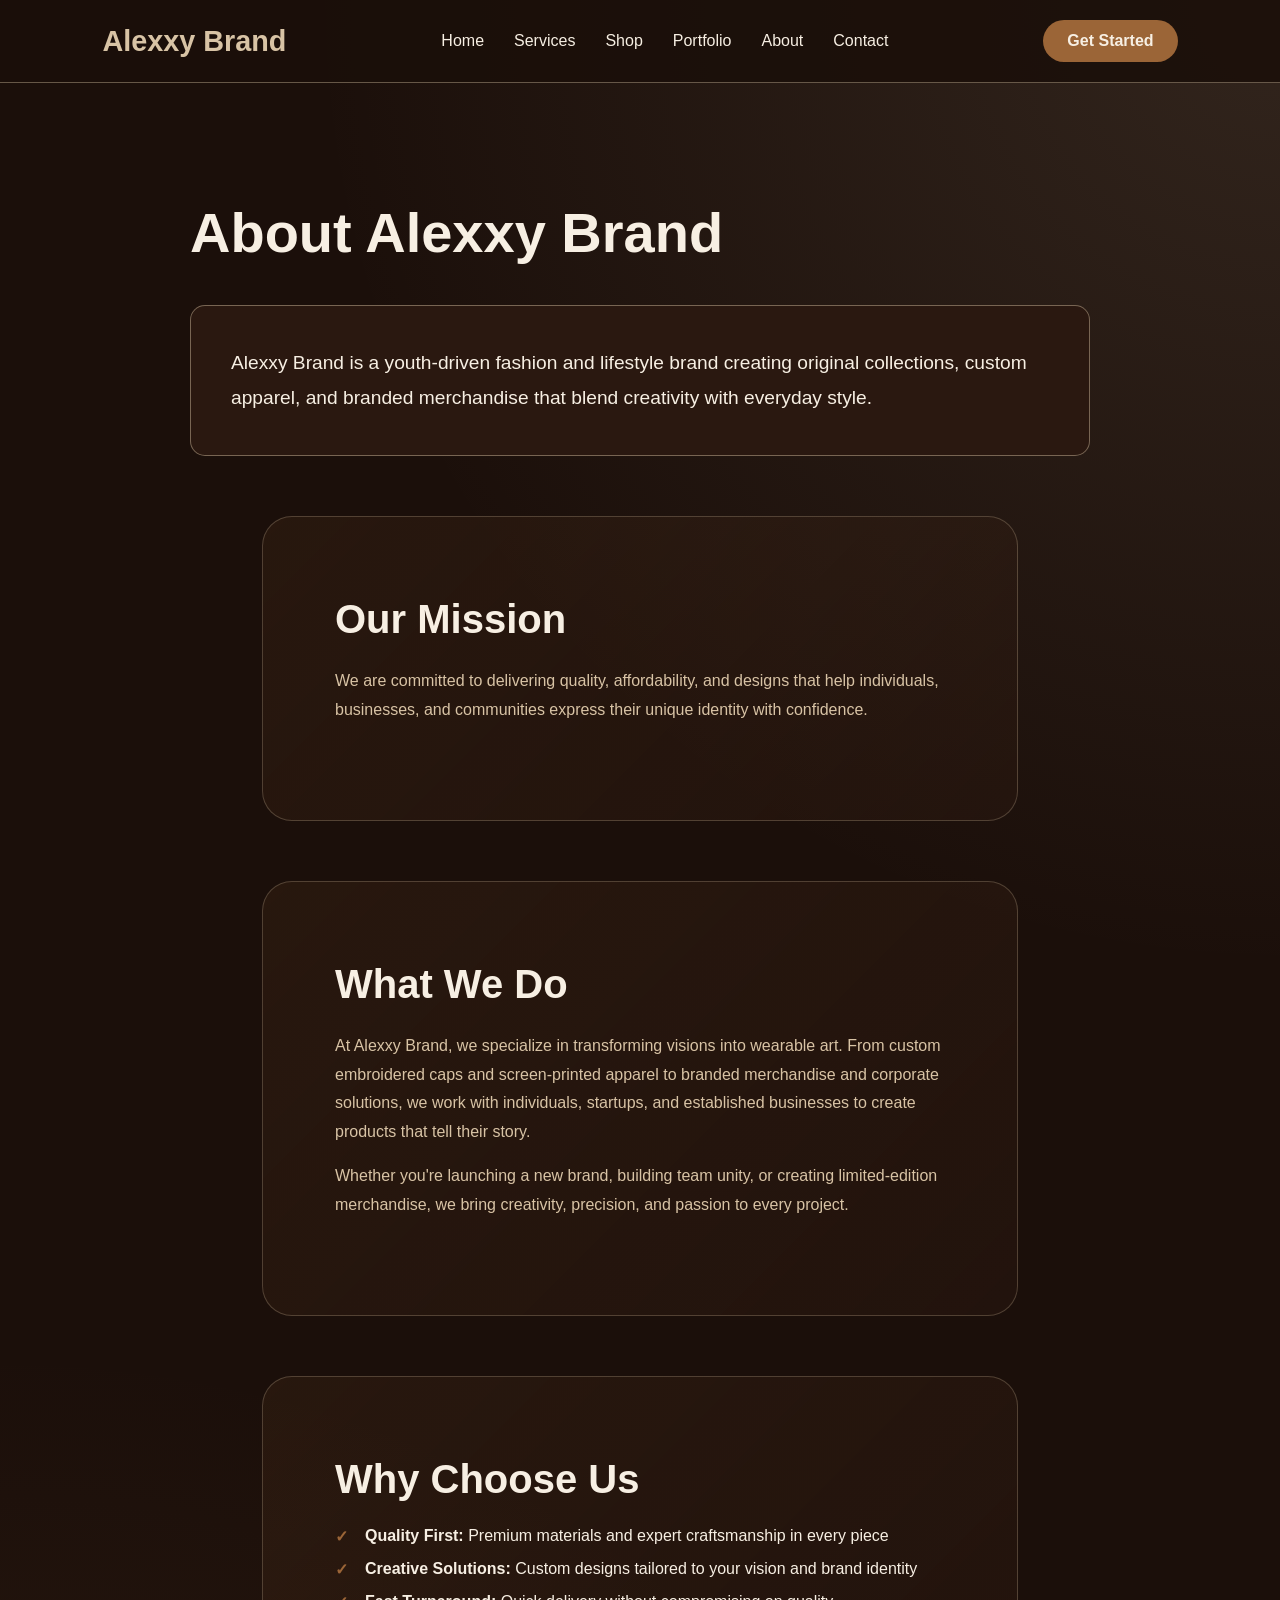
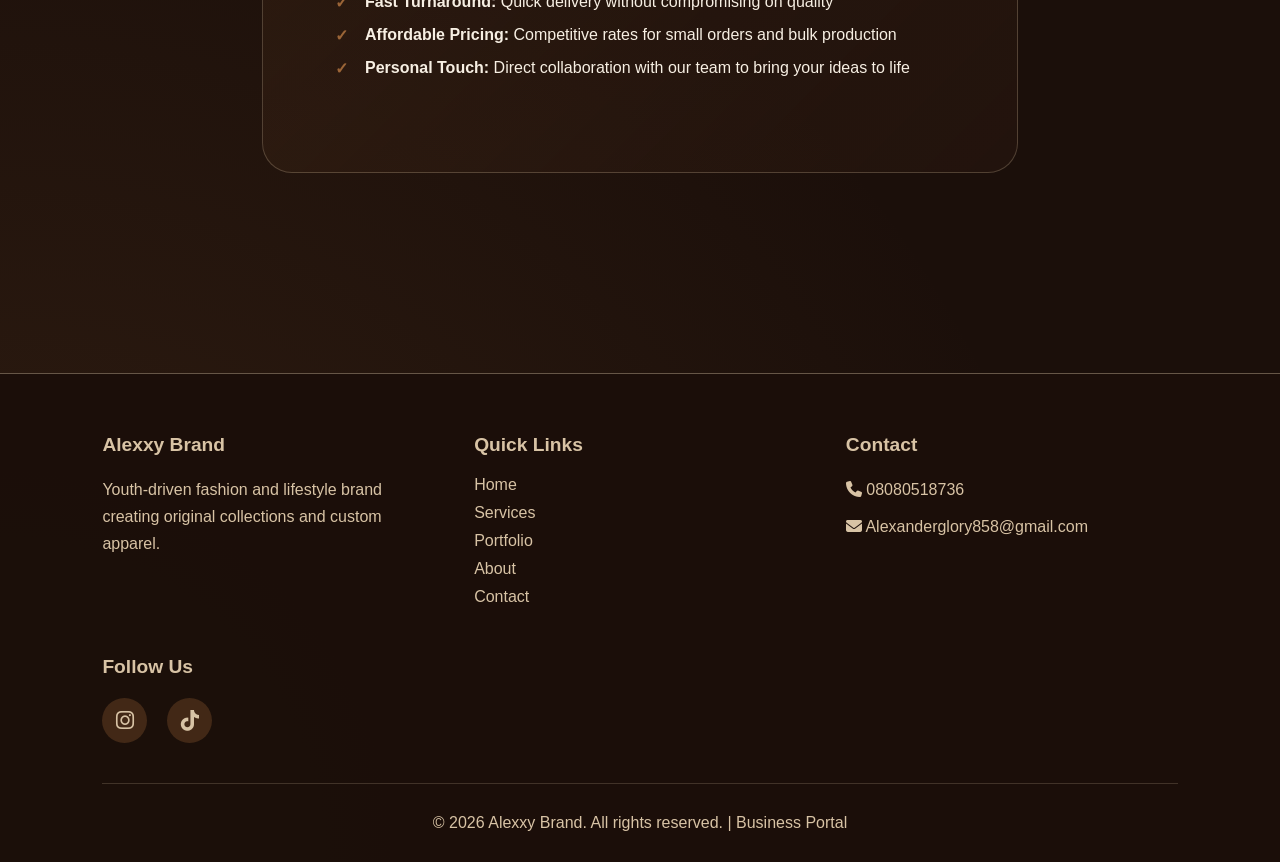
<file: about.html>
<!DOCTYPE html>
<html lang="en">

<head>
    <meta charset="UTF-8">
    <meta name="viewport" content="width=device-width, initial-scale=1.0">
    <title>About Us | Alexxy Brand</title>
    <link rel="stylesheet" href="style.css">
    <link href="https://cdnjs.cloudflare.com/ajax/libs/font-awesome/6.5.1/css/all.min.css" rel="stylesheet">
</head>

<body>

    <!-- NAVBAR -->
    <nav class="navbar">
        <div class="logo">
            <a href="index.html">Alexxy Brand</a>
        </div>

        <ul class="nav-links">
            <li><a href="index.html">Home</a></li>
            <li><a href="services.html">Services</a></li>
            <li><a href="products.html">Shop</a></li>
            <li><a href="portfolio.html">Portfolio</a></li>
            <li><a href="about.html">About</a></li>
            <li><a href="contact.html">Contact</a></li>
        </ul>

        <a href="quotes.html" class="nav-btn">
            Get Started
        </a>

        <div class="menu-toggle">
            <i class="fas fa-bars"></i>
        </div>
    </nav>

    <!-- ABOUT SECTION -->
    <section class="about-page page-section">
        <div class="about-container">
            <div class="about-content">
                <h1>About Alexxy Brand</h1>
                
                <div class="about-intro">
                    <p>
                        Alexxy Brand is a youth-driven fashion and lifestyle brand creating original collections, 
                        custom apparel, and branded merchandise that blend creativity with everyday style.
                    </p>
                </div>

                <div class="about-section">
                    <h2>Our Mission</h2>
                    <p>
                        We are committed to delivering quality, affordability, and designs that help individuals, 
                        businesses, and communities express their unique identity with confidence.
                    </p>
                </div>

                <div class="about-section">
                    <h2>What We Do</h2>
                    <p>
                        At Alexxy Brand, we specialize in transforming visions into wearable art. From custom 
                        embroidered caps and screen-printed apparel to branded merchandise and corporate solutions, 
                        we work with individuals, startups, and established businesses to create products that tell 
                        their story.
                    </p>
                    <p>
                        Whether you're launching a new brand, building team unity, or creating limited-edition 
                        merchandise, we bring creativity, precision, and passion to every project.
                    </p>
                </div>

                <div class="about-section">
                    <h2>Why Choose Us</h2>
                    <ul class="about-list">
                        <li><strong>Quality First:</strong> Premium materials and expert craftsmanship in every piece</li>
                        <li><strong>Creative Solutions:</strong> Custom designs tailored to your vision and brand identity</li>
                        <li><strong>Fast Turnaround:</strong> Quick delivery without compromising on quality</li>
                        <li><strong>Affordable Pricing:</strong> Competitive rates for small orders and bulk production</li>
                        <li><strong>Personal Touch:</strong> Direct collaboration with our team to bring your ideas to life</li>
                    </ul>
                </div>
            </div>
        </div>
    </section>

    <!-- FOOTER -->
    <footer class="footer">
        <div class="footer-container">
            <div class="footer-section">
                <h3>Alexxy Brand</h3>
                <p>Youth-driven fashion and lifestyle brand creating original collections and custom apparel.</p>
            </div>

            <div class="footer-section">
                <h3>Quick Links</h3>
                <ul>
                    <li><a href="index.html">Home</a></li>
                    <li><a href="services.html">Services</a></li>
                    <li><a href="portfolio.html">Portfolio</a></li>
                    <li><a href="about.html">About</a></li>
                    <li><a href="contact.html">Contact</a></li>
                </ul>
            </div>

            <div class="footer-section">
                <h3>Contact</h3>
                <p><i class="fas fa-phone"></i> <a href="tel:08080518736">08080518736</a></p>
                <p><i class="fas fa-envelope"></i> <a href="mailto:Alexanderglory858@gmail.com">Alexanderglory858@gmail.com</a></p>
            </div>

            <div class="footer-section">
                <h3>Follow Us</h3>
                <div class="social-links">
                    <a href="https://www.instagram.com/alexxy.brand" target="_blank" title="Instagram">
                        <i class="fab fa-instagram"></i>
                    </a>
                    <a href="https://www.tiktok.com/@alexxy.brand" target="_blank" title="TikTok">
                        <i class="fab fa-tiktok"></i>
                    </a>
                </div>
            </div>
        </div>

        <div class="footer-bottom">
            <p>&copy; 2026 Alexxy Brand. All rights reserved. | <a href="portal.html" class="footer-portal-link">Business Portal</a></p>
        </div>
    </footer>

    <script src="script.js"></script>

</body>

</html>
</file>
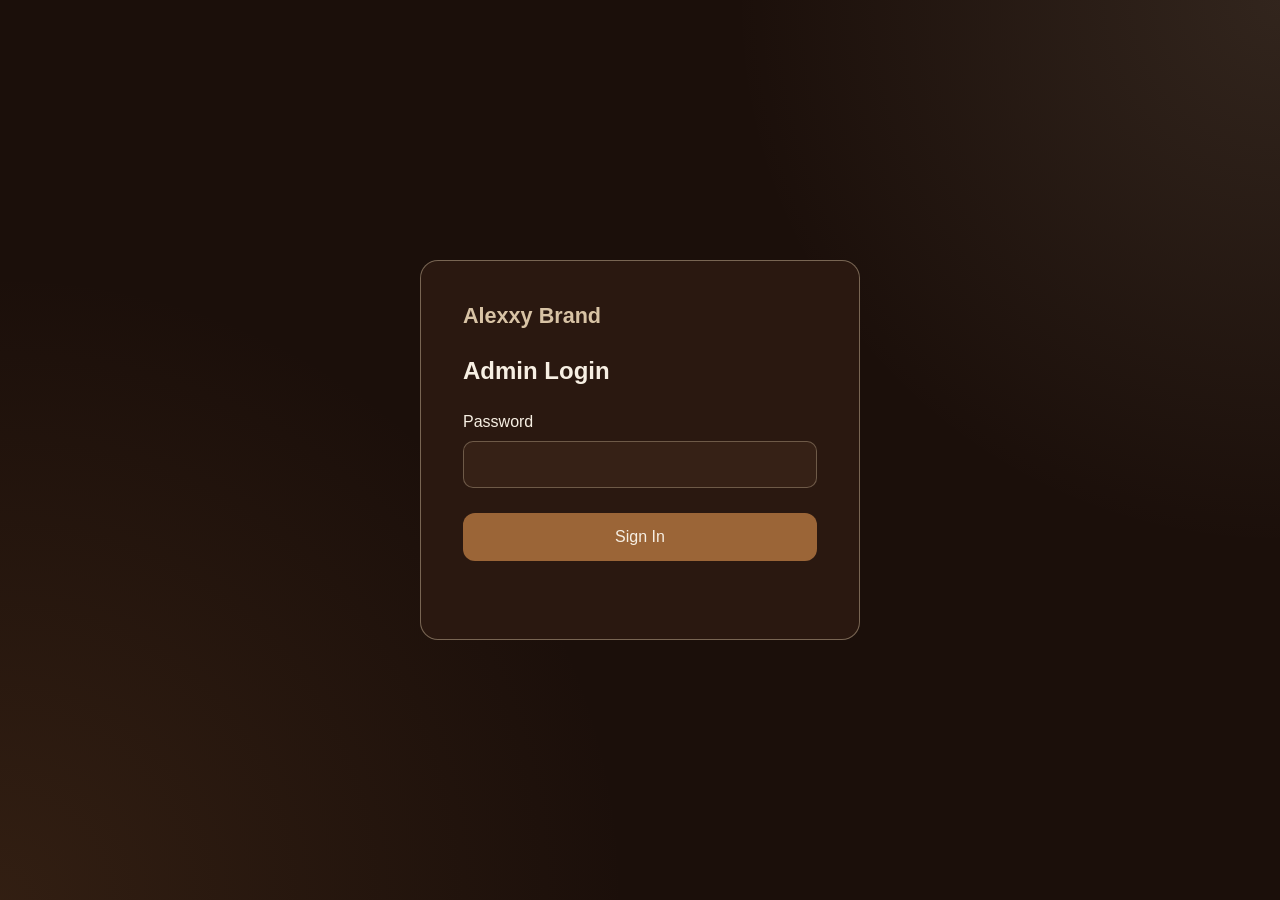
<file: admin.html>
<!DOCTYPE html>
<html lang="en">

<head>
    <meta charset="UTF-8">
    <meta name="viewport" content="width=device-width, initial-scale=1.0">
    <title>Admin Dashboard | Alexxy Brand</title>

    <link rel="stylesheet" href="style.css">

    <link href="https://cdnjs.cloudflare.com/ajax/libs/font-awesome/6.5.1/css/all.min.css" rel="stylesheet">
</head>

<body class="admin-body">
    <main class="admin-page">
        <section class="admin-login" id="adminLogin">
            <div class="admin-login-panel">
                <a href="index.html" class="admin-brand">Alexxy Brand</a>
                <h1>Admin Login</h1>

                <form id="adminLoginForm">
                    <div class="input-group">
                        <label for="adminPassword">Password</label>
                        <input type="password" id="adminPassword" required>
                    </div>

                    <button type="submit" class="submit-btn">Sign In</button>
                    <p class="admin-login-error" id="adminLoginError"></p>
                </form>
            </div>
        </section>

        <section class="admin-dashboard" id="adminDashboard" hidden>
            <div class="admin-menu-toggle" id="adminMenuToggle">
                <i class="fas fa-bars"></i>
            </div>

            <aside class="admin-sidebar" id="adminSidebar">
                <a href="index.html" class="admin-brand">Alexxy Brand</a>

                <nav class="admin-menu">
                    <a href="#overview" class="active"><i class="fas fa-chart-line"></i> Overview</a>
                    <a href="#requests"><i class="fas fa-file-invoice"></i> Requests</a>
                    <a href="#customorders"><i class="fas fa-shopping-bag"></i> Custom Orders</a>
                    <a href="#products"><i class="fas fa-shirt"></i> Products</a>
                    <a href="#content"><i class="fas fa-pen-to-square"></i> Content</a>
                </nav>
            </aside>

            <div class="admin-main">
                <header class="admin-topbar">
                    <div>
                        <p>Dashboard</p>
                        <h1>Welcome back</h1>
                    </div>

                    <button type="button" class="admin-logout" id="adminLogout">
                        <i class="fas fa-right-from-bracket"></i>
                        Logout
                    </button>
                </header>

                <section class="admin-section" id="overview">
                    <div class="admin-stats-grid">
                        <article class="admin-stat">
                            <span><i class="fas fa-file-invoice"></i></span>
                            <div>
                                <p>Quote Requests</p>
                                <h2 id="quoteRequestCount">0</h2>
                            </div>
                        </article>

                        <article class="admin-stat">
                            <span><i class="fas fa-shopping-bag"></i></span>
                            <div>
                                <p>Custom Orders</p>
                                <h2 id="customOrderCount">0</h2>
                            </div>
                        </article>

                        <article class="admin-stat">
                            <span><i class="fas fa-box-open"></i></span>
                            <div>
                                <p>Products</p>
                                <h2>6</h2>
                            </div>
                        </article>

                        <article class="admin-stat">
                            <span><i class="fas fa-clock"></i></span>
                            <div>
                                <p>Pending Jobs</p>
                                <h2>3</h2>
                            </div>
                        </article>
                    </div>
                </section>

                <section class="admin-section" id="requests">
                    <div class="admin-section-header">
                        <div>
                            <p>Requests</p>
                            <h2>Latest Quote Requests</h2>
                        </div>
                    </div>

                    <div class="admin-table-wrap">
                        <table class="admin-table">
                            <thead>
                                <tr>
                                    <th>Name</th>
                                    <th>Product</th>
                                    <th>Quantity</th>
                                    <th>Phone</th>
                                    <th>Date</th>
                                </tr>
                            </thead>
                            <tbody id="adminQuoteRows">
                                <tr>
                                    <td colspan="5">No quote requests yet.</td>
                                </tr>
                            </tbody>
                        </table>
                    </div>
                </section>

                <section class="admin-section" id="customorders">
                    <div class="admin-section-header">
                        <div>
                            <p>Custom Orders</p>
                            <h2>Product Customization Requests</h2>
                        </div>
                    </div>

                    <div class="admin-table-wrap">
                        <table class="admin-table">
                            <thead>
                                <tr>
                                    <th>Product</th>
                                    <th>Quantity</th>
                                    <th>Print Method</th>
                                    <th>Notes</th>
                                    <th>Date</th>
                                </tr>
                            </thead>
                            <tbody id="adminCustomOrderRows">
                                <tr>
                                    <td colspan="5">No custom orders yet.</td>
                                </tr>
                            </tbody>
                        </table>
                    </div>
                </section>

                <section class="admin-grid">
                    <div class="admin-panel" id="products">
                        <div class="admin-section-header">
                            <div>
                                <p>Products</p>
                                <h2>Popular Items</h2>
                            </div>
                        </div>

                        <ul class="admin-product-list">
                            <li><span>Caps</span><strong>Active</strong></li>
                            <li><span>T-Shirts</span><strong>Active</strong></li>
                            <li><span>Hoodies</span><strong>Active</strong></li>
                            <li><span>Patches</span><strong>Active</strong></li>
                        </ul>
                    </div>

                    <div class="admin-panel" id="content">
                        <div class="admin-section-header">
                            <div>
                                <p>Content</p>
                                <h2>Site Notes</h2>
                            </div>
                        </div>

                        <form class="admin-note-form">
                            <div class="input-group">
                                <label for="adminNote">Update Note</label>
                                <textarea id="adminNote" placeholder="New collection photos, service update, price review..."></textarea>
                            </div>

                            <button type="submit" class="submit-btn">Save Note</button>
                        </form>
                    </div>
                </section>
            </div>
        </section>
    </main>

    <script src="script.js"></script>
</body>

</html>
</file>
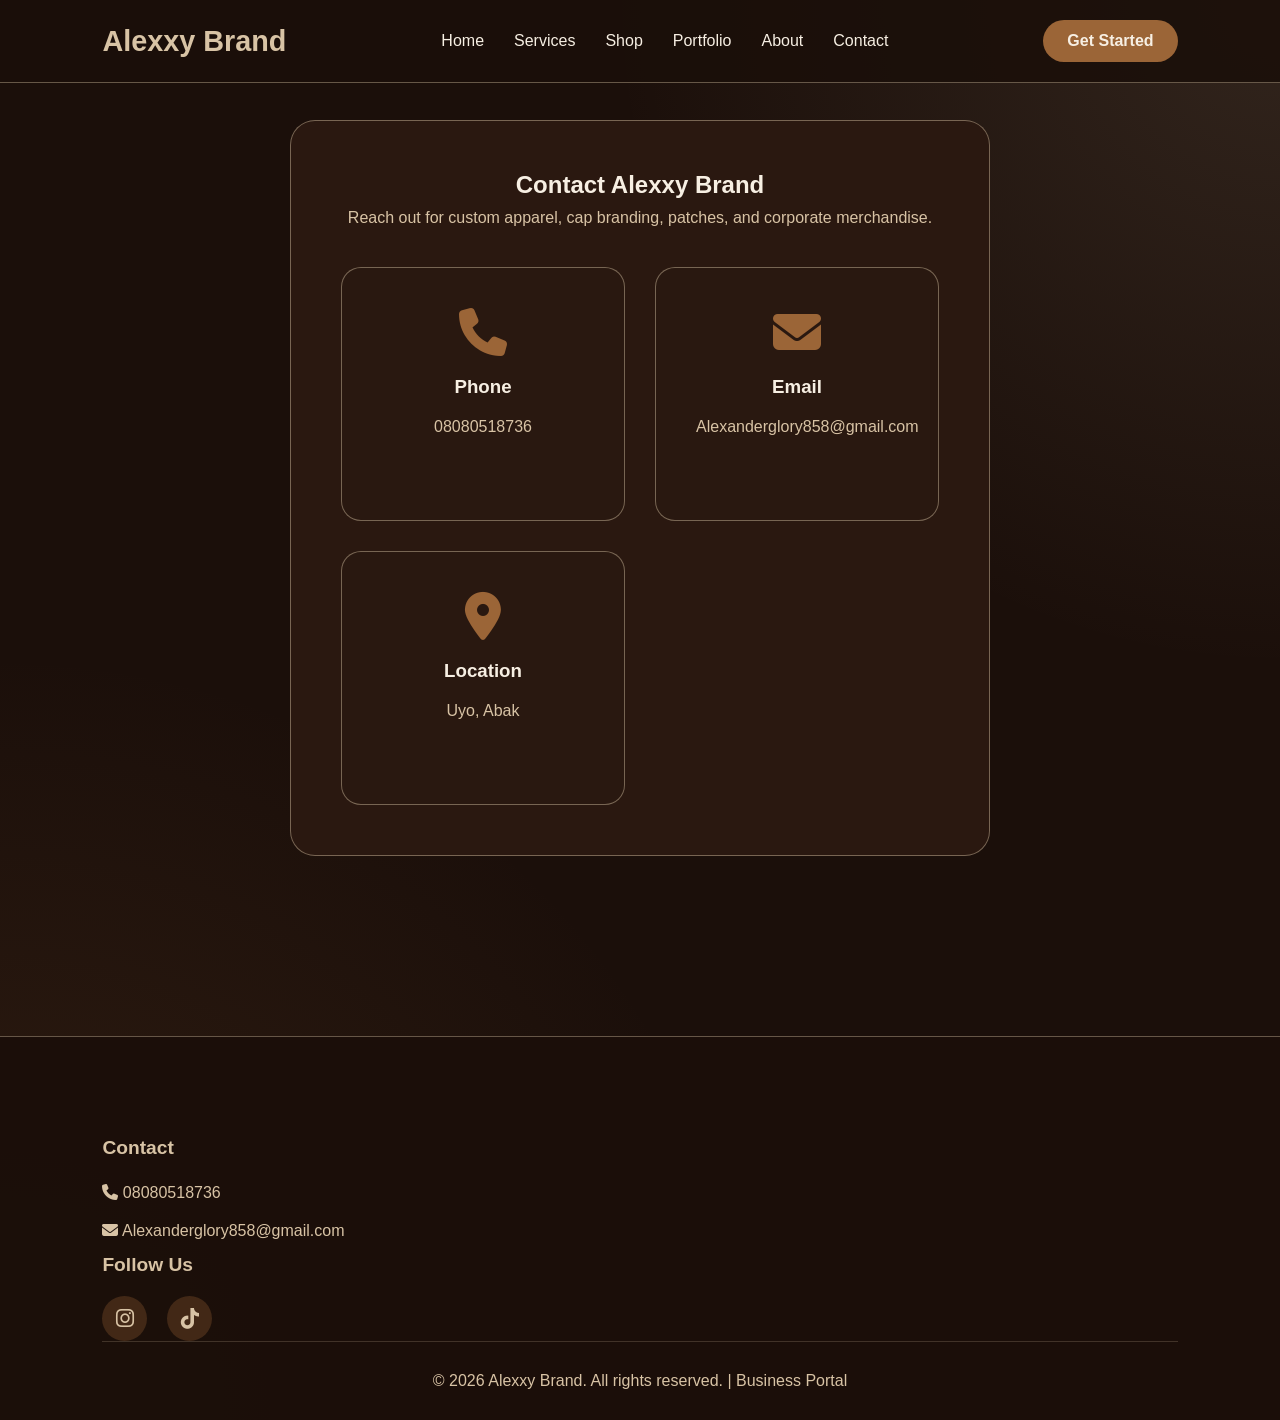
<file: contact.html>
<!DOCTYPE html>
<html lang="en">

<head>
    <meta charset="UTF-8">
    <meta name="viewport" content="width=device-width, initial-scale=1.0">
    <title>Contact | Alexxy Brand</title>
    <link rel="stylesheet" href="style.css">
    <link href="https://cdnjs.cloudflare.com/ajax/libs/font-awesome/6.5.1/css/all.min.css" rel="stylesheet">
</head>

<body>
    <nav class="navbar">
        <div class="logo">
            <a href="index.html">Alexxy Brand</a>
        </div>

        <ul class="nav-links">
            <li><a href="index.html">Home</a></li>
            <li><a href="services.html">Services</a></li>
            <li><a href="products.html">Shop</a></li>
            <li><a href="portfolio.html">Portfolio</a></li>
            <li><a href="about.html">About</a></li>
            <li><a href="contact.html">Contact</a></li>
        </ul>

        <a href="quotes.html" class="nav-btn">Get Started</a>

        <div class="menu-toggle">
            <i class="fas fa-bars"></i>
        </div>
    </nav>

    <section class="quote-page">
        <div class="quote-container">
            <h1>Contact Alexxy Brand</h1>
            <p>Reach out for custom apparel, cap branding, patches, and corporate merchandise.</p>

            <div class="service-container contact-grid">
                <div class="service-card">
                    <i class="fas fa-phone"></i>
                    <h3>Phone</h3>
                    <p>08080518736</p>
                </div>

                <div class="service-card">
                    <i class="fas fa-envelope"></i>
                    <h3>Email</h3>
                    <p>Alexanderglory858@gmail.com</p>
                </div>

                <div class="service-card">
                    <i class="fas fa-location-dot"></i>
                    <h3>Location</h3>
                    <p>Uyo, Abak</p>
                </div>
            </div>
        </div>
    </section>

    <!-- FOOTER -->
    <footer class="footer">
        <div class="footer-container">
            <!-- <div class="footer-section">
                <h3>Alexxy Brand</h3>
                <p>Youth-driven fashion and lifestyle brand creating original collections and custom apparel.</p>
            </div>

            <div class="footer-section">
                <h3>Quick Links</h3>
                <ul>
                    <li><a href="index.html">Home</a></li>
                    <li><a href="services.html">Services</a></li>
                    <li><a href="portfolio.html">Portfolio</a></li>
                    <li><a href="about.html">About</a></li>
                    <li><a href="contact.html">Contact</a></li>
                </ul> -->
            </div>

            <div class="footer-section">
                <h3>Contact</h3>
                <p><i class="fas fa-phone"></i> <a href="tel:08080518736">08080518736</a></p>
                <p><i class="fas fa-envelope"></i> <a href="mailto:Alexanderglory858@gmail.com">Alexanderglory858@gmail.com</a></p>
            </div>

            <div class="footer-section">
                <h3>Follow Us</h3>
                <div class="social-links">
                    <a href="https://www.instagram.com/alexxy.brand" target="_blank" title="Instagram">
                        <i class="fab fa-instagram"></i>
                    </a>
                    <a href="https://www.tiktok.com/@alexxy.brand" target="_blank" title="TikTok">
                        <i class="fab fa-tiktok"></i>
                    </a>
                </div>
            </div>
        </div>

        <div class="footer-bottom">
            <p>&copy; 2026 Alexxy Brand. All rights reserved. | <a href="portal.html" class="footer-portal-link">Business Portal</a></p>
        </div>
    </footer>

    <script src="script.js"></script>
</body>

</html>
</file>
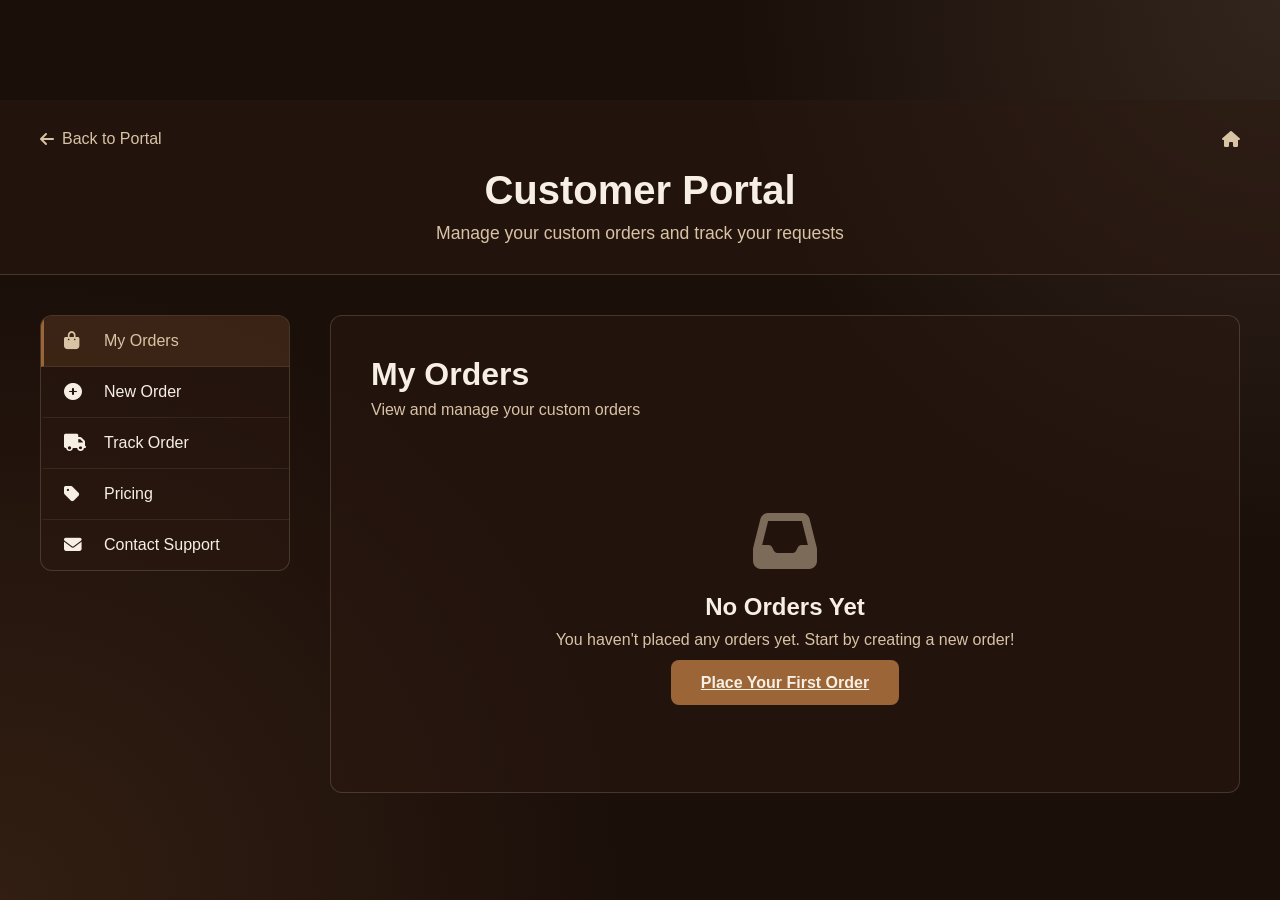
<file: customer.html>
<!DOCTYPE html>
<html lang="en">

<head>
    <meta charset="UTF-8">
    <meta name="viewport" content="width=device-width, initial-scale=1.0">
    <title>Customer Portal | Alexxy Brand</title>
    <link rel="stylesheet" href="style.css">
    <link href="https://cdnjs.cloudflare.com/ajax/libs/font-awesome/6.5.1/css/all.min.css" rel="stylesheet">
</head>

<body class="customer-body">
    <main class="customer-page">
        <!-- CUSTOMER HEADER -->
        <section class="customer-header">
            <div class="customer-top-bar">
                <a href="portal.html" class="customer-back">
                    <i class="fas fa-arrow-left"></i> Back to Portal
                </a>
                <a href="index.html" class="customer-home">
                    <i class="fas fa-home"></i>
                </a>
            </div>

            <div class="customer-welcome">
                <h1>Customer Portal</h1>
                <p>Manage your custom orders and track your requests</p>
            </div>
        </section>

        <!-- CUSTOMER MAIN CONTENT -->
        <section class="customer-dashboard">
            <aside class="customer-sidebar">
                <div class="customer-nav">
                    <a href="#orders" class="customer-nav-link active">
                        <i class="fas fa-shopping-bag"></i> My Orders
                    </a>
                    <a href="#new-order" class="customer-nav-link">
                        <i class="fas fa-plus-circle"></i> New Order
                    </a>
                    <a href="#tracking" class="customer-nav-link">
                        <i class="fas fa-truck"></i> Track Order
                    </a>
                    <a href="#pricing" class="customer-nav-link">
                        <i class="fas fa-tag"></i> Pricing
                    </a>
                    <a href="#contact" class="customer-nav-link">
                        <i class="fas fa-envelope"></i> Contact Support
                    </a>
                </div>
            </aside>

            <div class="customer-content">
                <!-- MY ORDERS SECTION -->
                <section id="orders" class="customer-section active">
                    <div class="section-header">
                        <h2>My Orders</h2>
                        <p>View and manage your custom orders</p>
                    </div>

                    <div class="empty-state">
                        <i class="fas fa-inbox"></i>
                        <h3>No Orders Yet</h3>
                        <p>You haven't placed any orders yet. Start by creating a new order!</p>
                        <a href="#new-order" class="customer-btn-primary">Place Your First Order</a>
                    </div>
                </section>

                <!-- NEW ORDER SECTION -->
                <section id="new-order" class="customer-section">
                    <div class="section-header">
                        <h2>Create New Order</h2>
                        <p>Request a custom order from Alexxy Brand</p>
                    </div>

                    <form class="order-form">
                        <div class="form-group">
                            <label for="orderName">Full Name *</label>
                            <input type="text" id="orderName" required placeholder="Your name">
                        </div>

                        <div class="form-group">
                            <label for="orderEmail">Email *</label>
                            <input type="email" id="orderEmail" required placeholder="your@email.com">
                        </div>

                        <div class="form-group">
                            <label for="orderPhone">Phone Number *</label>
                            <input type="tel" id="orderPhone" required placeholder="08080518736">
                        </div>

                        <div class="form-group">
                            <label for="productType">Product Type *</label>
                            <select id="productType" required>
                                <option value="">Select a product</option>
                                <option value="tshirt">T-Shirt</option>
                                <option value="hoodie">Hoodie</option>
                                <option value="cap">Trucker Cap</option>
                                <option value="jersey">Jersey</option>
                                <option value="patch">Custom Patch</option>
                                <option value="other">Other</option>
                            </select>
                        </div>

                        <div class="form-group">
                            <label for="quantity">Quantity *</label>
                            <input type="number" id="quantity" min="1" required placeholder="How many items?">
                        </div>

                        <div class="form-group">
                            <label for="description">Design Description *</label>
                            <textarea id="description" required rows="5" placeholder="Describe your custom design, colors, and requirements..."></textarea>
                        </div>

                        <div class="form-group">
                            <label for="budget">Budget (Optional)</label>
                            <input type="number" id="budget" placeholder="Estimated budget in NGN">
                        </div>

                        <button type="submit" class="customer-btn-primary">Submit Order Request</button>
                    </form>
                </section>

                <!-- TRACKING SECTION -->
                <section id="tracking" class="customer-section">
                    <div class="section-header">
                        <h2>Track Your Order</h2>
                        <p>Enter your order ID to track progress</p>
                    </div>

                    <div class="tracking-search">
                        <input type="text" placeholder="Enter order ID (e.g., ORD-001)" id="trackingId">
                        <button class="customer-btn-secondary">Search</button>
                    </div>

                    <div class="empty-state">
                        <i class="fas fa-search"></i>
                        <h3>No Order Found</h3>
                        <p>Enter your order ID above to track its status</p>
                    </div>
                </section>

                <!-- PRICING SECTION -->
                <section id="pricing" class="customer-section">
                    <div class="section-header">
                        <h2>Service Pricing</h2>
                        <p>Our standard pricing for popular services</p>
                    </div>

                    <div class="pricing-grid">
                        <div class="pricing-card">
                            <h3><i class="fas fa-hat-cowboy"></i> Trucker Caps</h3>
                            <p class="price">From ₦2,500</p>
                            <ul>
                                <li>Embroidery available</li>
                                <li>Bulk discounts</li>
                                <li>Premium finishes</li>
                            </ul>
                        </div>

                        <div class="pricing-card">
                            <h3><i class="fas fa-shirt"></i> T-Shirts</h3>
                            <p class="price">From ₦1,500</p>
                            <ul>
                                <li>Screen printing</li>
                                <li>DTF printing</li>
                                <li>Multiple sizes</li>
                            </ul>
                        </div>

                        <div class="pricing-card">
                            <h3><i class="fas fa-vest"></i> Hoodies</h3>
                            <p class="price">From ₦3,500</p>
                            <ul>
                                <li>Custom designs</li>
                                <li>Premium material</li>
                                <li>Custom fit options</li>
                            </ul>
                        </div>

                        <div class="pricing-card">
                            <h3><i class="fas fa-tags"></i> Custom Patches</h3>
                            <p class="price">From ₦500</p>
                            <ul>
                                <li>Woven patches</li>
                                <li>PVC patches</li>
                                <li>Embroidered patches</li>
                            </ul>
                        </div>
                    </div>

                    <p class="pricing-note">*Prices vary based on design complexity and order quantity. Contact us for a custom quote.</p>
                </section>

                <!-- CONTACT SECTION -->
                <section id="contact" class="customer-section">
                    <div class="section-header">
                        <h2>Contact Support</h2>
                        <p>Get help with your orders</p>
                    </div>

                    <div class="contact-methods">
                        <div class="contact-card">
                            <i class="fas fa-phone"></i>
                            <h3>Call Us</h3>
                            <a href="tel:08080518736">08080518736</a>
                        </div>

                        <div class="contact-card">
                            <i class="fas fa-envelope"></i>
                            <h3>Email</h3>
                            <a href="mailto:Alexanderglory858@gmail.com">Alexanderglory858@gmail.com</a>
                        </div>

                        <div class="contact-card">
                            <i class="fas fa-instagram"></i>
                            <h3>Instagram</h3>
                            <a href="https://www.instagram.com/alexxy.brand" target="_blank">@alexxy.brand</a>
                        </div>
                    </div>
                </section>
            </div>
        </section>
    </main>

    <style>
        /* CUSTOMER PAGE STYLES */
        .customer-body {
            background: radial-gradient(circle at top right,
                    rgba(216, 195, 165, .12),
                    transparent 35%),
                radial-gradient(circle at bottom left,
                    rgba(155, 101, 55, .18),
                    transparent 40%),
                var(--bg);
        }

        .customer-page {
            min-height: 100vh;
            padding-top: 100px;
            padding-bottom: 50px;
        }

        /* HEADER */
        .customer-header {
            background: rgba(42, 24, 16, 0.5);
            border-bottom: 1px solid rgba(216, 195, 165, .2);
            padding: 30px 0;
            margin-bottom: 40px;
            position: relative;
        }

        .customer-top-bar {
            display: flex;
            justify-content: space-between;
            align-items: center;
            max-width: 1400px;
            margin: 0 auto;
            padding: 0 40px;
            margin-bottom: 20px;
        }

        .customer-back,
        .customer-home {
            color: var(--accent);
            text-decoration: none;
            font-size: 1rem;
            display: flex;
            align-items: center;
            gap: 8px;
            transition: 0.3s;
        }

        .customer-back:hover,
        .customer-home:hover {
            color: var(--secondary);
        }

        .customer-welcome {
            max-width: 1400px;
            margin: 0 auto;
            padding: 0 40px;
            text-align: center;
        }

        .customer-welcome h1 {
            font-size: 2.5rem;
            color: var(--text);
            margin-bottom: 10px;
        }

        .customer-welcome p {
            color: var(--muted);
            font-size: 1.1rem;
        }

        /* DASHBOARD LAYOUT */
        .customer-dashboard {
            display: grid;
            grid-template-columns: 250px 1fr;
            gap: 40px;
            max-width: 1400px;
            margin: 0 auto;
            padding: 0 40px;
        }

        /* SIDEBAR */
        .customer-sidebar {
            position: sticky;
            top: 120px;
            height: fit-content;
        }

        .customer-nav {
            display: flex;
            flex-direction: column;
            gap: 0;
            background: rgba(42, 24, 16, 0.5);
            border: 1px solid rgba(216, 195, 165, .2);
            border-radius: 12px;
            overflow: hidden;
        }

        .customer-nav-link {
            display: flex;
            align-items: center;
            gap: 15px;
            padding: 16px 20px;
            color: var(--text);
            text-decoration: none;
            border-left: 3px solid transparent;
            transition: all 0.3s ease;
            border-bottom: 1px solid rgba(216, 195, 165, .1);
        }

        .customer-nav-link:last-child {
            border-bottom: none;
        }

        .customer-nav-link:hover,
        .customer-nav-link.active {
            background: rgba(155, 101, 55, 0.2);
            border-left-color: var(--secondary);
            color: var(--accent);
        }

        .customer-nav-link i {
            font-size: 1.1rem;
            width: 25px;
        }

        /* CONTENT */
        .customer-content {
            background: rgba(42, 24, 16, 0.5);
            border: 1px solid rgba(216, 195, 165, .2);
            border-radius: 12px;
            padding: 40px;
        }

        .customer-section {
            display: none;
        }

        .customer-section.active {
            display: block;
        }

        .section-header {
            margin-bottom: 30px;
        }

        .section-header h2 {
            font-size: 2rem;
            color: var(--text);
            margin-bottom: 8px;
        }

        .section-header p {
            color: var(--muted);
            font-size: 1rem;
        }

        /* EMPTY STATE */
        .empty-state {
            text-align: center;
            padding: 60px 20px;
        }

        .empty-state i {
            font-size: 4rem;
            color: var(--muted);
            margin-bottom: 20px;
            opacity: 0.5;
        }

        .empty-state h3 {
            font-size: 1.5rem;
            color: var(--text);
            margin-bottom: 10px;
        }

        .empty-state p {
            color: var(--muted);
            margin-bottom: 25px;
        }

        /* FORMS */
        .order-form {
            display: grid;
            gap: 25px;
        }

        .form-group {
            display: flex;
            flex-direction: column;
        }

        .form-group label {
            color: var(--text);
            font-weight: bold;
            margin-bottom: 8px;
            font-size: 0.95rem;
        }

        .form-group input,
        .form-group select,
        .form-group textarea {
            padding: 12px 15px;
            background: rgba(27, 15, 10, 0.5);
            border: 1px solid rgba(216, 195, 165, .3);
            border-radius: 8px;
            color: var(--text);
            font-size: 1rem;
            font-family: Arial, sans-serif;
            transition: 0.3s;
        }

        .form-group input:focus,
        .form-group select:focus,
        .form-group textarea:focus {
            outline: none;
            border-color: var(--secondary);
            background: rgba(27, 15, 10, 0.7);
            box-shadow: 0 0 0 3px rgba(155, 101, 55, 0.1);
        }

        .form-group textarea {
            resize: vertical;
            min-height: 120px;
        }

        /* BUTTONS */
        .customer-btn-primary,
        .customer-btn-secondary {
            padding: 14px 30px;
            border: none;
            border-radius: 8px;
            font-weight: bold;
            cursor: pointer;
            transition: all 0.3s ease;
            font-size: 1rem;
        }

        .customer-btn-primary {
            background: var(--secondary);
            color: var(--text);
            width: 100%;
        }

        .customer-btn-primary:hover {
            background: var(--accent);
            transform: translateY(-2px);
            box-shadow: 0 5px 20px rgba(155, 101, 55, 0.3);
        }

        .customer-btn-secondary {
            background: transparent;
            color: var(--secondary);
            border: 2px solid var(--secondary);
        }

        .customer-btn-secondary:hover {
            background: var(--secondary);
            color: var(--text);
        }

        /* TRACKING */
        .tracking-search {
            display: flex;
            gap: 15px;
            margin-bottom: 30px;
        }

        .tracking-search input {
            flex: 1;
            padding: 12px 15px;
            background: rgba(27, 15, 10, 0.5);
            border: 1px solid rgba(216, 195, 165, .3);
            border-radius: 8px;
            color: var(--text);
            font-size: 1rem;
        }

        .tracking-search input:focus {
            outline: none;
            border-color: var(--secondary);
        }

        .tracking-search button {
            padding: 12px 30px;
            background: var(--secondary);
            color: var(--text);
            border: none;
            border-radius: 8px;
            font-weight: bold;
            cursor: pointer;
            transition: 0.3s;
        }

        .tracking-search button:hover {
            background: var(--accent);
        }

        /* PRICING */
        .pricing-grid {
            display: grid;
            grid-template-columns: repeat(auto-fit, minmax(250px, 1fr));
            gap: 25px;
            margin-bottom: 30px;
        }

        .pricing-card {
            background: rgba(27, 15, 10, 0.5);
            border: 1px solid rgba(216, 195, 165, .2);
            border-radius: 12px;
            padding: 30px;
            text-align: center;
            transition: all 0.3s ease;
        }

        .pricing-card:hover {
            border-color: var(--secondary);
            transform: translateY(-5px);
            box-shadow: 0 10px 30px rgba(155, 101, 55, 0.2);
        }

        .pricing-card h3 {
            color: var(--text);
            font-size: 1.3rem;
            margin-bottom: 15px;
            display: flex;
            align-items: center;
            justify-content: center;
            gap: 10px;
        }

        .pricing-card i {
            font-size: 1.5rem;
            color: var(--secondary);
        }

        .pricing-card .price {
            font-size: 1.8rem;
            color: var(--accent);
            font-weight: bold;
            margin-bottom: 20px;
        }

        .pricing-card ul {
            list-style: none;
            text-align: left;
            color: var(--muted);
            font-size: 0.9rem;
            line-height: 2;
        }

        .pricing-card ul li:before {
            content: "✓ ";
            color: var(--secondary);
            font-weight: bold;
            margin-right: 8px;
        }

        .pricing-note {
            color: var(--muted);
            font-size: 0.9rem;
            text-align: center;
            font-style: italic;
        }

        /* CONTACT */
        .contact-methods {
            display: grid;
            grid-template-columns: repeat(auto-fit, minmax(250px, 1fr));
            gap: 25px;
        }

        .contact-card {
            background: rgba(27, 15, 10, 0.5);
            border: 1px solid rgba(216, 195, 165, .2);
            border-radius: 12px;
            padding: 30px;
            text-align: center;
            transition: all 0.3s ease;
        }

        .contact-card:hover {
            border-color: var(--secondary);
            transform: translateY(-5px);
        }

        .contact-card i {
            font-size: 2.5rem;
            color: var(--secondary);
            margin-bottom: 15px;
        }

        .contact-card h3 {
            color: var(--text);
            font-size: 1.2rem;
            margin-bottom: 12px;
        }

        .contact-card a {
            color: var(--accent);
            text-decoration: none;
            transition: 0.3s;
        }

        .contact-card a:hover {
            color: var(--secondary);
        }

        /* RESPONSIVE */
        @media (max-width: 1024px) {
            .customer-dashboard {
                grid-template-columns: 1fr;
                gap: 25px;
            }

            .customer-sidebar {
                position: static;
            }

            .customer-nav {
                flex-direction: row;
                flex-wrap: wrap;
            }

            .customer-nav-link {
                flex: 1;
                min-width: 150px;
                justify-content: center;
                border-left: none;
                border-bottom: 1px solid rgba(216, 195, 165, .1);
            }
        }

        @media (max-width: 768px) {
            .customer-page {
                padding-top: 80px;
            }

            .customer-top-bar,
            .customer-welcome,
            .customer-dashboard {
                padding: 0 20px;
            }

            .customer-welcome h1 {
                font-size: 1.6rem;
            }

            .customer-content {
                padding: 25px;
            }

            .customer-nav {
                flex-direction: column;
            }

            .customer-nav-link {
                border-left: 3px solid transparent;
                border-bottom: 1px solid rgba(216, 195, 165, .1);
                justify-content: flex-start;
            }

            .pricing-grid,
            .contact-methods {
                grid-template-columns: 1fr;
            }
        }
    </style>

    <script>
        // Customer navigation
        document.querySelectorAll('.customer-nav-link').forEach(link => {
            link.addEventListener('click', function(e) {
                e.preventDefault();
                
                // Remove active class from all links and sections
                document.querySelectorAll('.customer-nav-link').forEach(l => l.classList.remove('active'));
                document.querySelectorAll('.customer-section').forEach(s => s.classList.remove('active'));
                
                // Add active class to clicked link and corresponding section
                this.classList.add('active');
                const target = this.getAttribute('href').substring(1);
                document.getElementById(target)?.classList.add('active');
            });
        });

        // Form submission
        document.querySelector('.order-form')?.addEventListener('submit', function(e) {
            e.preventDefault();
            alert('Thank you for your order request! We will contact you soon.');
            this.reset();
        });
    </script>
</body>

</html>
</file>
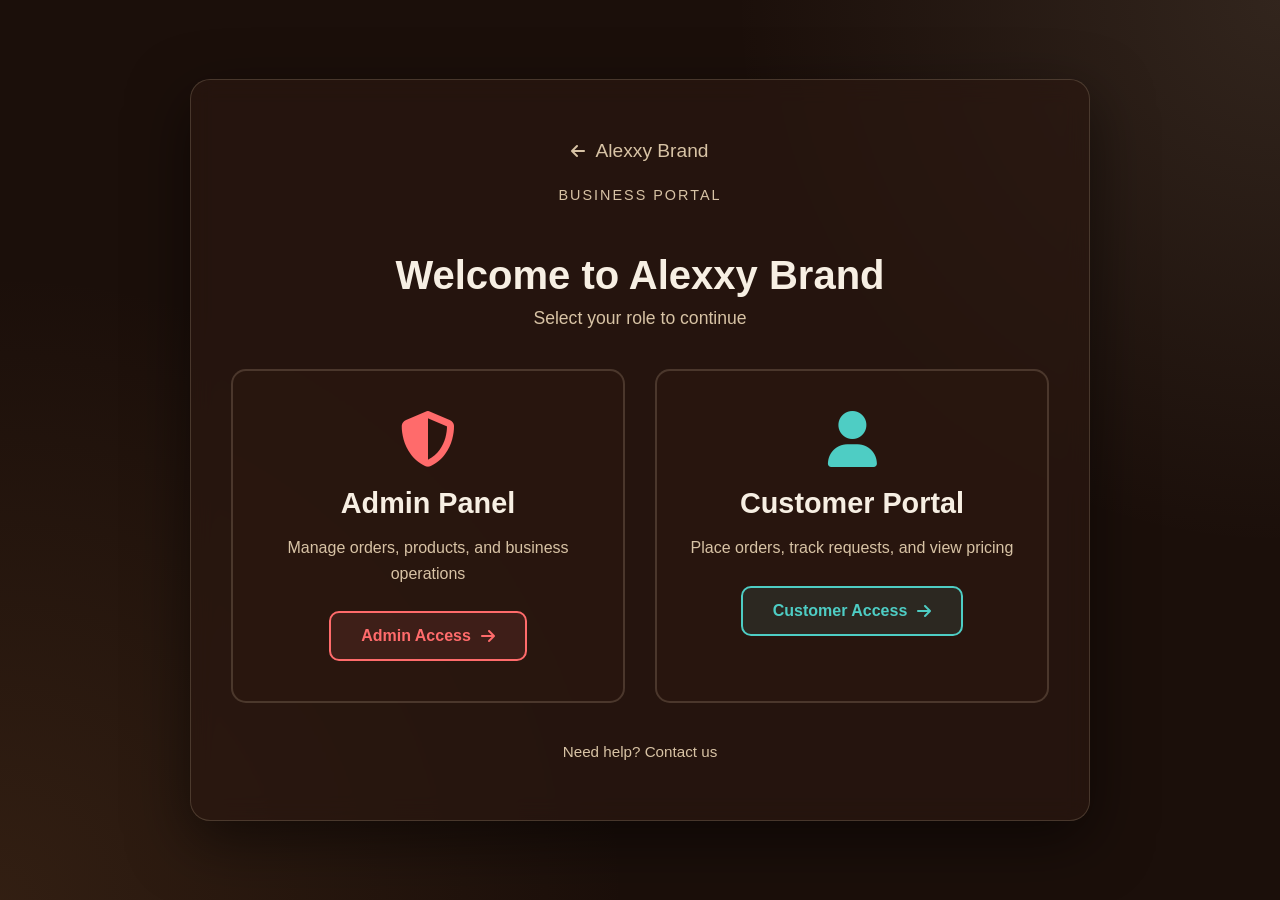
<file: portal.html>
<!DOCTYPE html>
<html lang="en">

<head>
    <meta charset="UTF-8">
    <meta name="viewport" content="width=device-width, initial-scale=1.0">
    <title>Business Portal | Alexxy Brand</title>
    <link rel="stylesheet" href="style.css">
    <link href="https://cdnjs.cloudflare.com/ajax/libs/font-awesome/6.5.1/css/all.min.css" rel="stylesheet">
</head>

<body class="portal-body">
    <main class="portal-container">
        <div class="portal-header">
            <a href="index.html" class="portal-logo">
                <i class="fas fa-arrow-left"></i>
                Alexxy Brand
            </a>
            <p class="portal-subtitle">Business Portal</p>
        </div>

        <div class="portal-content">
            <h1>Welcome to Alexxy Brand</h1>
            <p class="portal-intro">Select your role to continue</p>

            <div class="portal-grid">
                <!-- ADMIN PORTAL -->
                <div class="portal-card admin-portal">
                    <div class="portal-icon">
                        <i class="fas fa-shield-halved"></i>
                    </div>
                    <h2>Admin Panel</h2>
                    <p>Manage orders, products, and business operations</p>
                    <a href="admin.html" class="portal-btn admin-btn">
                        Admin Access <i class="fas fa-arrow-right"></i>
                    </a>
                </div>

                <!-- CUSTOMER PORTAL -->
                <div class="portal-card customer-portal">
                    <div class="portal-icon">
                        <i class="fas fa-user"></i>
                    </div>
                    <h2>Customer Portal</h2>
                    <p>Place orders, track requests, and view pricing</p>
                    <a href="customer.html" class="portal-btn customer-btn">
                        Customer Access <i class="fas fa-arrow-right"></i>
                    </a>
                </div>
            </div>
        </div>

        <div class="portal-footer">
            <p>Need help? <a href="contact.html">Contact us</a></p>
        </div>
    </main>

    <style>
        /* PORTAL PAGE STYLES */
        .portal-body {
            background: radial-gradient(circle at top right,
                    rgba(216, 195, 165, .12),
                    transparent 35%),
                radial-gradient(circle at bottom left,
                    rgba(155, 101, 55, .18),
                    transparent 40%),
                var(--bg);
            min-height: 100vh;
            display: flex;
            align-items: center;
            justify-content: center;
            padding: 20px;
        }

        .portal-container {
            width: 100%;
            max-width: 900px;
            background: rgba(42, 24, 16, 0.7);
            backdrop-filter: blur(12px);
            border: 1px solid rgba(216, 195, 165, .2);
            border-radius: 20px;
            padding: 60px 40px;
            box-shadow: 0 20px 60px rgba(0, 0, 0, 0.5);
        }

        .portal-header {
            text-align: center;
            margin-bottom: 50px;
        }

        .portal-logo {
            display: inline-flex;
            align-items: center;
            gap: 10px;
            color: var(--accent);
            text-decoration: none;
            font-size: 1.2rem;
            margin-bottom: 15px;
            transition: 0.3s;
        }

        .portal-logo:hover {
            color: var(--secondary);
        }

        .portal-logo i {
            font-size: 1rem;
        }

        .portal-subtitle {
            color: var(--muted);
            font-size: 0.9rem;
            text-transform: uppercase;
            letter-spacing: 2px;
            margin-top: 10px;
        }

        .portal-content h1 {
            font-size: 2.5rem;
            color: var(--text);
            margin-bottom: 10px;
            text-align: center;
        }

        .portal-intro {
            text-align: center;
            color: var(--muted);
            font-size: 1.1rem;
            margin-bottom: 40px;
        }

        .portal-grid {
            display: grid;
            grid-template-columns: 1fr 1fr;
            gap: 30px;
            margin-bottom: 40px;
        }

        .portal-card {
            background: rgba(43, 23, 16, 0.8);
            border: 2px solid rgba(216, 195, 165, .2);
            border-radius: 15px;
            padding: 40px 30px;
            text-align: center;
            transition: all 0.3s ease;
            cursor: pointer;
        }

        .portal-card:hover {
            transform: translateY(-10px);
            border-color: rgba(216, 195, 165, .5);
            box-shadow: 0 15px 40px rgba(155, 101, 55, .2);
        }

        .portal-icon {
            font-size: 3.5rem;
            margin-bottom: 20px;
            display: flex;
            justify-content: center;
        }

        .admin-portal .portal-icon {
            color: #FF6B6B;
        }

        .customer-portal .portal-icon {
            color: #4ECDC4;
        }

        .portal-card h2 {
            font-size: 1.8rem;
            color: var(--text);
            margin-bottom: 15px;
        }

        .portal-card p {
            color: var(--muted);
            margin-bottom: 25px;
            line-height: 1.6;
        }

        .portal-btn {
            display: inline-flex;
            align-items: center;
            gap: 10px;
            padding: 14px 30px;
            border-radius: 10px;
            text-decoration: none;
            font-weight: bold;
            transition: all 0.3s ease;
            border: 2px solid;
            cursor: pointer;
        }

        .admin-btn {
            background: rgba(255, 107, 107, 0.1);
            color: #FF6B6B;
            border-color: #FF6B6B;
        }

        .admin-btn:hover {
            background: #FF6B6B;
            color: white;
        }

        .customer-btn {
            background: rgba(78, 205, 196, 0.1);
            color: #4ECDC4;
            border-color: #4ECDC4;
        }

        .customer-btn:hover {
            background: #4ECDC4;
            color: white;
        }

        .portal-footer {
            text-align: center;
            color: var(--muted);
            font-size: 0.95rem;
        }

        .portal-footer a {
            color: var(--accent);
            text-decoration: none;
            transition: 0.3s;
        }

        .portal-footer a:hover {
            color: var(--secondary);
        }

        /* RESPONSIVE */
        @media (max-width: 768px) {
            .portal-container {
                padding: 40px 25px;
            }

            .portal-content h1 {
                font-size: 1.8rem;
            }

            .portal-grid {
                grid-template-columns: 1fr;
                gap: 20px;
            }

            .portal-card {
                padding: 30px 20px;
            }

            .portal-icon {
                font-size: 2.5rem;
            }

            .portal-card h2 {
                font-size: 1.4rem;
            }
        }
    </style>
</body>

</html>
</file>
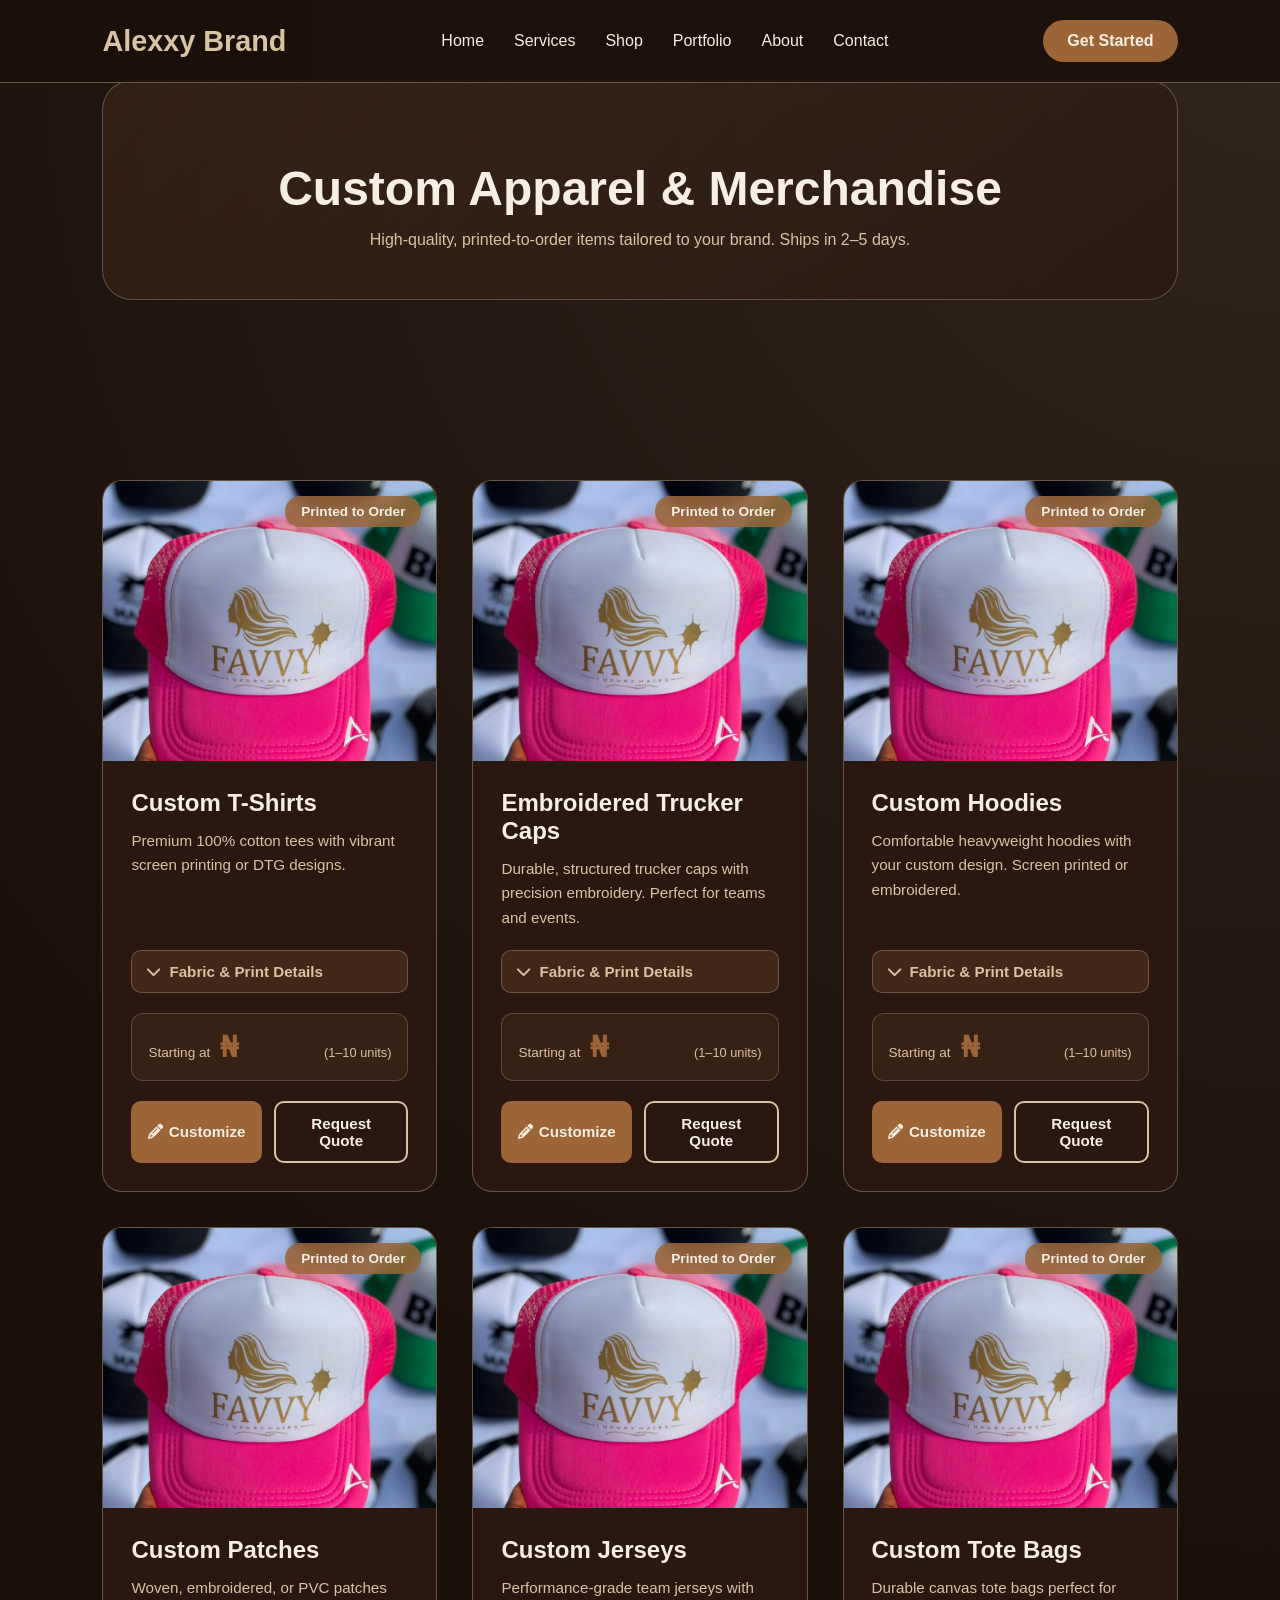
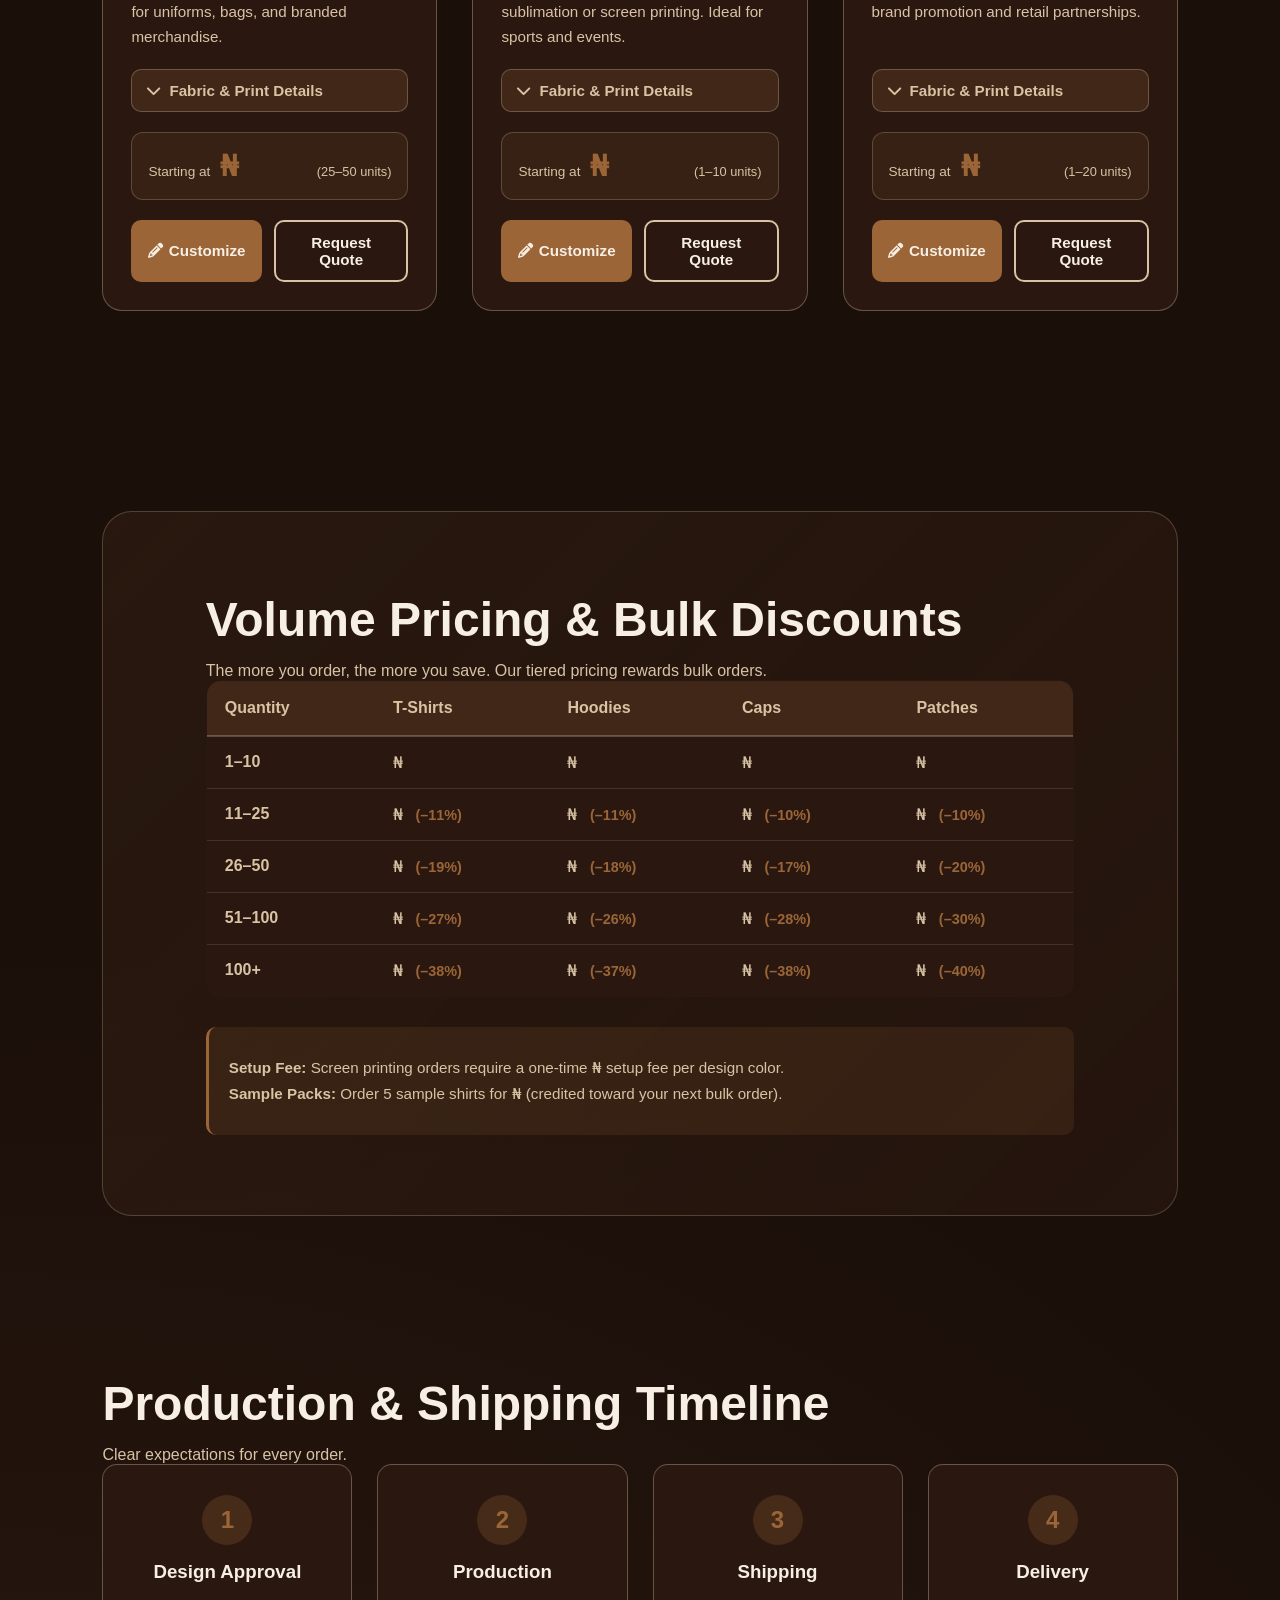
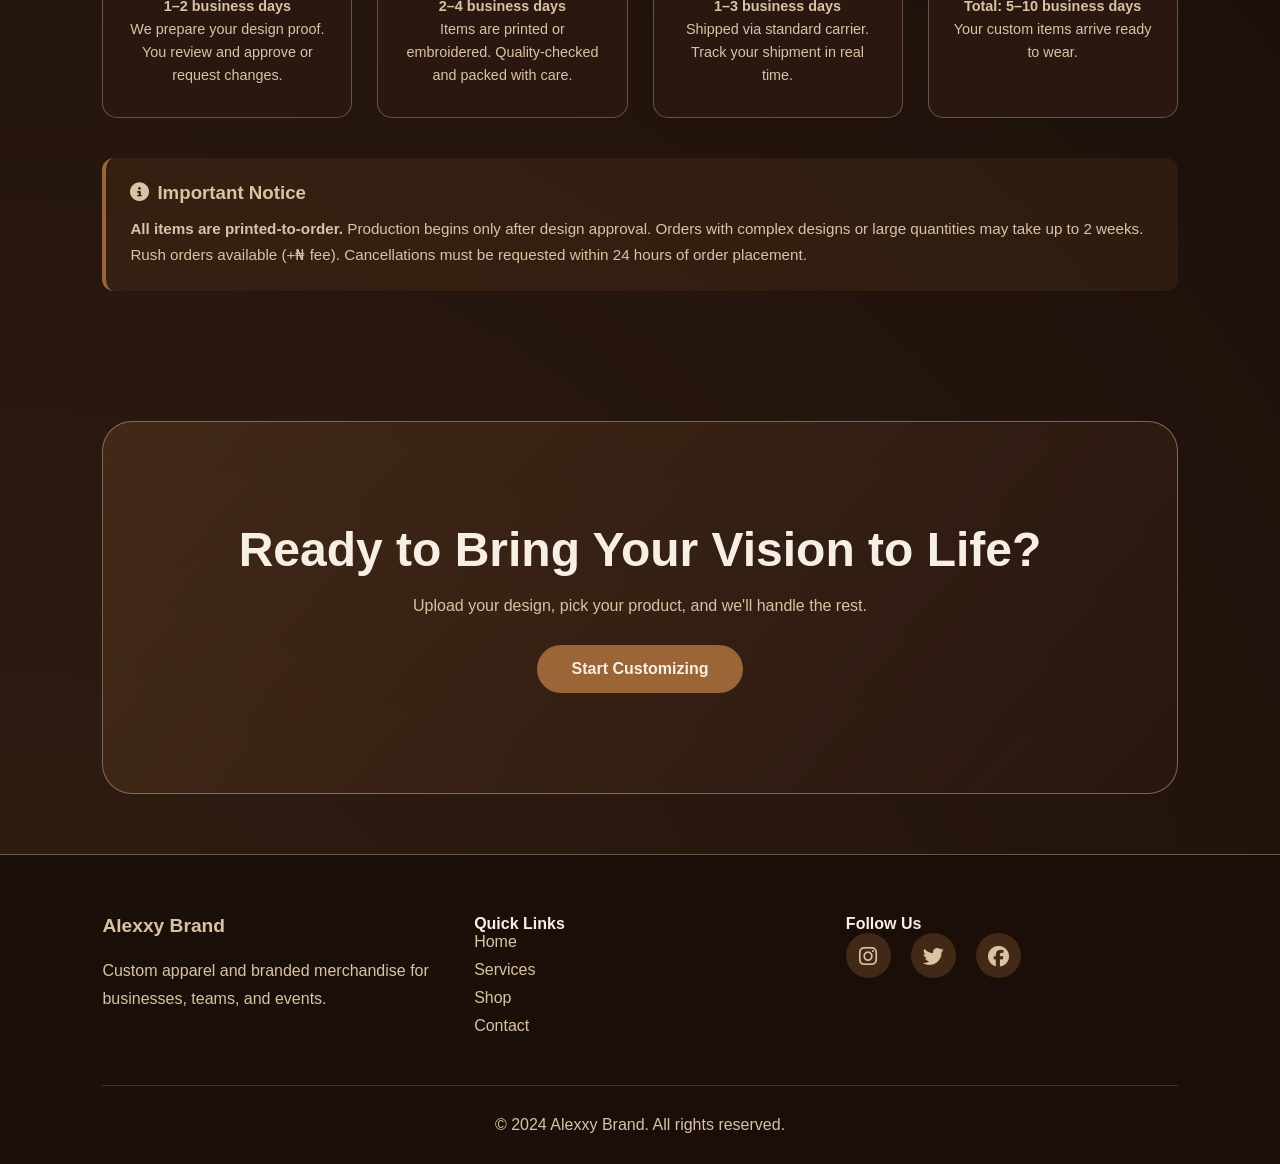
<file: products.html>
<!DOCTYPE html>
<html lang="en">

<head>
    <meta charset="UTF-8">
    <meta name="viewport" content="width=device-width, initial-scale=1.0">
    <title>Shop Products | Alexxy Brand</title>
    <link rel="stylesheet" href="style.css">
    <link href="https://cdnjs.cloudflare.com/ajax/libs/font-awesome/6.5.1/css/all.min.css" rel="stylesheet">
</head>

<body>
    <!-- NAVBAR -->
    <nav class="navbar">
        <div class="logo">
            <a href="index.html">Alexxy Brand</a>
        </div>

        <ul class="nav-links">
            <li><a href="index.html">Home</a></li>
            <li><a href="services.html">Services</a></li>
            <li><a href="products.html">Shop</a></li>
            <li><a href="portfolio.html">Portfolio</a></li>
            <li><a href="about.html">About</a></li>
            <li><a href="contact.html">Contact</a></li>
        </ul>

        <a href="quotes.html" class="nav-btn">
            Get Started
        </a>

        <div class="menu-toggle">
            <i class="fas fa-bars"></i>
        </div>
    </nav>

    <!-- PRODUCTS HERO -->
    <section class="products-hero page-section">
        <div class="section-title">
            <h2>Custom Apparel & Merchandise</h2>
            <p>High-quality, printed-to-order items tailored to your brand. Ships in 2–5 days.</p>
        </div>
    </section>

    <!-- PRODUCTS SECTION -->
    <section class="products page-section">
        <div class="products-grid">

            <!-- PRODUCT 1: CUSTOM T-SHIRTS -->
            <div class="product-card">
                <div class="product-image">
                    <img src="Heroimage.jpeg" alt="Custom Screen Printed T-Shirts">
                    <div class="product-badge">Printed to Order</div>
                </div>

                <div class="product-info">
                    <h3>Custom T-Shirts</h3>
                    <p class="product-description">Premium 100% cotton tees with vibrant screen printing or DTG designs.</p>

                    <!-- SPECS TOGGLE -->
                    <div class="specs-section">
                        <button class="specs-toggle" data-specs="tshirt">
                            <i class="fas fa-chevron-down"></i> Fabric & Print Details
                        </button>
                        <div class="specs-content" id="tshirt-specs" style="display: none;">
                            <ul>
                                <li><strong>Fabric:</strong> 100% Cotton, 6.0 oz weight</li>
                                <li><strong>Print Methods:</strong> Screen Printing, Direct-to-Garment (DTG)</li>
                                <li><strong>Colors:</strong> 12+ standard colors + custom Pantone matching</li>
                                <li><strong>Care:</strong> Wash cold, tumble dry low</li>
                                <li><strong>Durability:</strong> 50+ wash cycles</li>
                            </ul>
                        </div>
                    </div>

                    <!-- PRICING -->
                    <div class="pricing-section">
                        <div class="price-display">
                            <span class="price-label">Starting at</span>
                            <span class="price">₦</span>
                            <span class="price-note">(1–10 units)</span>
                        </div>
                    </div>

                    <!-- CTA BUTTONS -->
                    <div class="product-buttons">
                        <button class="customize-btn" onclick="openCustomizeModal('T-Shirt')">
                            <i class="fas fa-pencil-alt"></i> Customize
                        </button>
                        <a href="quotes.html" class="quote-btn">Request Quote</a>
                    </div>
                </div>
            </div>

            <!-- PRODUCT 2: TRUCKER CAPS -->
            <div class="product-card">
                <div class="product-image">
                    <img src="Heroimage.jpeg" alt="Embroidered Trucker Caps">
                    <div class="product-badge">Printed to Order</div>
                </div>

                <div class="product-info">
                    <h3>Embroidered Trucker Caps</h3>
                    <p class="product-description">Durable, structured trucker caps with precision embroidery. Perfect for teams and events.</p>

                    <!-- SPECS TOGGLE -->
                    <div class="specs-section">
                        <button class="specs-toggle" data-specs="caps">
                            <i class="fas fa-chevron-down"></i> Fabric & Print Details
                        </button>
                        <div class="specs-content" id="caps-specs" style="display: none;">
                            <ul>
                                <li><strong>Material:</strong> 100% Polyester, structured 6-panel</li>
                                <li><strong>Embroidery:</strong> 12,000 stitch maximum per design</li>
                                <li><strong>Closure:</strong> Snapback or adjustable back strap</li>
                                <li><strong>Colors:</strong> 15+ base colors + custom thread matching</li>
                                <li><strong>Durability:</strong> UV-resistant, machine washable</li>
                            </ul>
                        </div>
                    </div>

                    <!-- PRICING -->
                    <div class="pricing-section">
                        <div class="price-display">
                            <span class="price-label">Starting at</span>
                            <span class="price">₦</span>
                            <span class="price-note">(1–10 units)</span>
                        </div>
                    </div>

                    <!-- CTA BUTTONS -->
                    <div class="product-buttons">
                        <button class="customize-btn" onclick="openCustomizeModal('Trucker Cap')">
                            <i class="fas fa-pencil-alt"></i> Customize
                        </button>
                        <a href="quotes.html" class="quote-btn">Request Quote</a>
                    </div>
                </div>
            </div>

            <!-- PRODUCT 3: HOODIES -->
            <div class="product-card">
                <div class="product-image">
                    <img src="Heroimage.jpeg" alt="Custom Printed Hoodies">
                    <div class="product-badge">Printed to Order</div>
                </div>

                <div class="product-info">
                    <h3>Custom Hoodies</h3>
                    <p class="product-description">Comfortable heavyweight hoodies with your custom design. Screen printed or embroidered.</p>

                    <!-- SPECS TOGGLE -->
                    <div class="specs-section">
                        <button class="specs-toggle" data-specs="hoodies">
                            <i class="fas fa-chevron-down"></i> Fabric & Print Details
                        </button>
                        <div class="specs-content" id="hoodies-specs" style="display: none;">
                            <ul>
                                <li><strong>Fabric:</strong> 80% Cotton / 20% Polyester, 9.5 oz</li>
                                <li><strong>Print Methods:</strong> Screen Printing, DTG</li>
                                <li><strong>Fit:</strong> Unisex relaxed fit with kangaroo pocket</li>
                                <li><strong>Colors:</strong> 20+ colors available</li>
                                <li><strong>Sizes:</strong> XS–5XL</li>
                            </ul>
                        </div>
                    </div>

                    <!-- PRICING -->
                    <div class="pricing-section">
                        <div class="price-display">
                            <span class="price-label">Starting at</span>
                            <span class="price">₦</span>
                            <span class="price-note">(1–10 units)</span>
                        </div>
                    </div>

                    <!-- CTA BUTTONS -->
                    <div class="product-buttons">
                        <button class="customize-btn" onclick="openCustomizeModal('Hoodie')">
                            <i class="fas fa-pencil-alt"></i> Customize
                        </button>
                        <a href="quotes.html" class="quote-btn">Request Quote</a>
                    </div>
                </div>
            </div>

            <!-- PRODUCT 4: CUSTOM PATCHES -->
            <div class="product-card">
                <div class="product-image">
                    <img src="Heroimage.jpeg" alt="Woven & Embroidered Patches">
                    <div class="product-badge">Printed to Order</div>
                </div>

                <div class="product-info">
                    <h3>Custom Patches</h3>
                    <p class="product-description">Woven, embroidered, or PVC patches for uniforms, bags, and branded merchandise.</p>

                    <!-- SPECS TOGGLE -->
                    <div class="specs-section">
                        <button class="specs-toggle" data-specs="patches">
                            <i class="fas fa-chevron-down"></i> Fabric & Print Details
                        </button>
                        <div class="specs-content" id="patches-specs" style="display: none;">
                            <ul>
                                <li><strong>Types:</strong> Woven, Embroidered, PVC, Heat Transfer</li>
                                <li><strong>Custom Sizes:</strong> 1"×1" to 4"×4"+ (custom shapes available)</li>
                                <li><strong>Backing:</strong> Velcro, sew-on, or peel-and-stick</li>
                                <li><strong>Thread Colors:</strong> 80+ Pantone-matched colors</li>
                                <li><strong>Minimum Order:</strong> 25 units</li>
                            </ul>
                        </div>
                    </div>

                    <!-- PRICING -->
                    <div class="pricing-section">
                        <div class="price-display">
                            <span class="price-label">Starting at</span>
                            <span class="price">₦</span>
                            <span class="price-note">(25–50 units)</span>
                        </div>
                    </div>

                    <!-- CTA BUTTONS -->
                    <div class="product-buttons">
                        <button class="customize-btn" onclick="openCustomizeModal('Patch')">
                            <i class="fas fa-pencil-alt"></i> Customize
                        </button>
                        <a href="quotes.html" class="quote-btn">Request Quote</a>
                    </div>
                </div>
            </div>

            <!-- PRODUCT 5: JERSEYS -->
            <div class="product-card">
                <div class="product-image">
                    <img src="Heroimage.jpeg" alt="Custom Team Jerseys">
                    <div class="product-badge">Printed to Order</div>
                </div>

                <div class="product-info">
                    <h3>Custom Jerseys</h3>
                    <p class="product-description">Performance-grade team jerseys with sublimation or screen printing. Ideal for sports and events.</p>

                    <!-- SPECS TOGGLE -->
                    <div class="specs-section">
                        <button class="specs-toggle" data-specs="jerseys">
                            <i class="fas fa-chevron-down"></i> Fabric & Print Details
                        </button>
                        <div class="specs-content" id="jerseys-specs" style="display: none;">
                            <ul>
                                <li><strong>Fabric:</strong> 100% Polyester mesh, moisture-wicking</li>
                                <li><strong>Print:</strong> Sublimation dye (full color, seamless)</li>
                                <li><strong>Customization:</strong> Names, numbers, logos on front/back</li>
                                <li><strong>Sizes:</strong> Youth XS–Adult 5XL</li>
                                <li><strong>Care:</strong> Machine wash, quick-dry</li>
                            </ul>
                        </div>
                    </div>

                    <!-- PRICING -->
                    <div class="pricing-section">
                        <div class="price-display">
                            <span class="price-label">Starting at</span>
                            <span class="price">₦</span>
                            <span class="price-note">(1–10 units)</span>
                        </div>
                    </div>

                    <!-- CTA BUTTONS -->
                    <div class="product-buttons">
                        <button class="customize-btn" onclick="openCustomizeModal('Jersey')">
                            <i class="fas fa-pencil-alt"></i> Customize
                        </button>
                        <a href="quotes.html" class="quote-btn">Request Quote</a>
                    </div>
                </div>
            </div>

            <!-- PRODUCT 6: TOTE BAGS -->
            <div class="product-card">
                <div class="product-image">
                    <img src="Heroimage.jpeg" alt="Custom Printed Tote Bags">
                    <div class="product-badge">Printed to Order</div>
                </div>

                <div class="product-info">
                    <h3>Custom Tote Bags</h3>
                    <p class="product-description">Durable canvas tote bags perfect for brand promotion and retail partnerships.</p>

                    <!-- SPECS TOGGLE -->
                    <div class="specs-section">
                        <button class="specs-toggle" data-specs="totes">
                            <i class="fas fa-chevron-down"></i> Fabric & Print Details
                        </button>
                        <div class="specs-content" id="totes-specs" style="display: none;">
                            <ul>
                                <li><strong>Material:</strong> 12 oz 100% cotton canvas</li>
                                <li><strong>Print:</strong> Screen printing, DTG available</li>
                                <li><strong>Size:</strong> 14"W × 16"H × 4"D</li>
                                <li><strong>Handles:</strong> 24" reinforced cotton webbing</li>
                                <li><strong>Colors:</strong> 8 natural canvas colors</li>
                            </ul>
                        </div>
                    </div>

                    <!-- PRICING -->
                    <div class="pricing-section">
                        <div class="price-display">
                            <span class="price-label">Starting at</span>
                            <span class="price">₦</span>
                            <span class="price-note">(1–20 units)</span>
                        </div>
                    </div>

                    <!-- CTA BUTTONS -->
                    <div class="product-buttons">
                        <button class="customize-btn" onclick="openCustomizeModal('Tote Bag')">
                            <i class="fas fa-pencil-alt"></i> Customize
                        </button>
                        <a href="quotes.html" class="quote-btn">Request Quote</a>
                    </div>
                </div>
            </div>

        </div>
    </section>

    <!-- BULK PRICING SECTION -->
    <section class="bulk-pricing page-section">
        <div class="section-title">
            <h2>Volume Pricing & Bulk Discounts</h2>
            <p>The more you order, the more you save. Our tiered pricing rewards bulk orders.</p>
        </div>

        <div class="pricing-table-container">
            <table class="pricing-table">
                <thead>
                    <tr>
                        <th>Quantity</th>
                        <th>T-Shirts</th>
                        <th>Hoodies</th>
                        <th>Caps</th>
                        <th>Patches</th>
                    </tr>
                </thead>
                <tbody>
                    <tr>
                        <td><strong>1–10</strong></td>
                        <td>₦</td>
                        <td>₦</td>
                        <td>₦</td>
                        <td>₦</td>
                    </tr>
                    <tr>
                        <td><strong>11–25</strong></td>
                        <td>₦ <span class="discount">(–11%)</span></td>
                        <td>₦ <span class="discount">(–11%)</span></td>
                        <td>₦ <span class="discount">(–10%)</span></td>
                        <td>₦ <span class="discount">(–10%)</span></td>
                    </tr>
                    <tr>
                        <td><strong>26–50</strong></td>
                        <td>₦ <span class="discount">(–19%)</span></td>
                        <td>₦ <span class="discount">(–18%)</span></td>
                        <td>₦ <span class="discount">(–17%)</span></td>
                        <td>₦ <span class="discount">(–20%)</span></td>
                    </tr>
                    <tr>
                        <td><strong>51–100</strong></td>
                        <td>₦ <span class="discount">(–27%)</span></td>
                        <td>₦ <span class="discount">(–26%)</span></td>
                        <td>₦ <span class="discount">(–28%)</span></td>
                        <td>₦ <span class="discount">(–30%)</span></td>
                    </tr>
                    <tr>
                        <td><strong>100+</strong></td>
                        <td>₦ <span class="discount">(–38%)</span></td>
                        <td>₦ <span class="discount">(–37%)</span></td>
                        <td>₦ <span class="discount">(–38%)</span></td>
                        <td>₦ <span class="discount">(–40%)</span></td>
                    </tr>
                </tbody>
            </table>
        </div>

        <div class="pricing-note">
            <p><strong>Setup Fee:</strong> Screen printing orders require a one-time ₦ setup fee per design color. <br>
            <strong>Sample Packs:</strong> Order 5 sample shirts for ₦ (credited toward your next bulk order).</p>
        </div>
    </section>

    <!-- PRODUCTION TIMELINE & DISCLAIMER -->
    <section class="production-info page-section">
        <div class="section-title">
            <h2>Production & Shipping Timeline</h2>
            <p>Clear expectations for every order.</p>
        </div>

        <div class="timeline-container">
            <div class="timeline-step">
                <div class="timeline-number">1</div>
                <h3>Design Approval</h3>
                <p><strong>1–2 business days</strong><br>We prepare your design proof. You review and approve or request changes.</p>
            </div>

            <div class="timeline-step">
                <div class="timeline-number">2</div>
                <h3>Production</h3>
                <p><strong>2–4 business days</strong><br>Items are printed or embroidered. Quality-checked and packed with care.</p>
            </div>

            <div class="timeline-step">
                <div class="timeline-number">3</div>
                <h3>Shipping</h3>
                <p><strong>1–3 business days</strong><br>Shipped via standard carrier. Track your shipment in real time.</p>
            </div>

            <div class="timeline-step">
                <div class="timeline-number">4</div>
                <h3>Delivery</h3>
                <p><strong>Total: 5–10 business days</strong><br>Your custom items arrive ready to wear.</p>
            </div>
        </div>

        <div class="disclaimer-box">
            <h3><i class="fas fa-info-circle"></i> Important Notice</h3>
            <p>
                <strong>All items are printed-to-order.</strong> Production begins only after design approval.
                Orders with complex designs or large quantities may take up to 2 weeks. Rush orders available (+₦ fee).
                Cancellations must be requested within 24 hours of order placement.
            </p>
        </div>
    </section>

    <!-- CUSTOMIZE MODAL -->
    <div id="customizeModal" class="modal">
        <div class="modal-content">
            <div class="modal-header">
                <h2>Design Your <span id="productName"></span></h2>
                <button class="modal-close" onclick="closeCustomizeModal()">&times;</button>
            </div>

            <div class="modal-body">
                <form id="customizeForm">
                    <div class="form-group">
                        <label for="designUpload">Upload Your Design (PNG, JPG, PDF)</label>
                        <input type="file" id="designUpload" accept=".png,.jpg,.jpeg,.pdf" required>
                        <small>Max file size: 25MB. 300 DPI recommended for printing.</small>
                    </div>

                    <div class="form-group">
                        <label for="printMethod">Select Print Method</label>
                        <select id="printMethod" required>
                            <option value="">-- Choose --</option>
                            <option value="screen">Screen Printing (best for bold graphics)</option>
                            <option value="dtg">Direct-to-Garment / DTG (photorealistic detail)</option>
                            <option value="embroidery">Embroidery (patches, caps, logos)</option>
                            <option value="sublimation">Sublimation (full-color, no limits)</option>
                        </select>
                    </div>

                    <div class="form-group">
                        <label for="quantity">Quantity</label>
                        <input type="number" id="quantity" min="1" placeholder="How many?" required>
                    </div>

                    <div class="form-group">
                        <label for="notes">Special Requests or Notes</label>
                        <textarea id="notes" rows="3" placeholder="Any special instructions?"></textarea>
                    </div>

                    <div class="modal-buttons">
                        <button type="submit" class="primary-btn">Get a Quote</button>
                        <button type="button" class="secondary-btn" onclick="closeCustomizeModal()">Cancel</button>
                    </div>
                </form>
            </div>
        </div>
    </div>

    <!-- CTA SECTION -->
    <section class="cta">
        <h2>Ready to Bring Your Vision to Life?</h2>
        <p>Upload your design, pick your product, and we'll handle the rest.</p>
        <a href="#" onclick="openCustomizeModal('Your Product')" class="cta-btn">Start Customizing</a>
    </section>

    <!-- FOOTER -->
    <footer class="footer">
        <div class="footer-container">
            <div class="footer-section">
                <h3>Alexxy Brand</h3>
                <p>Custom apparel and branded merchandise for businesses, teams, and events.</p>
            </div>

            <div class="footer-section">
                <h4>Quick Links</h4>
                <ul>
                    <li><a href="index.html">Home</a></li>
                    <li><a href="services.html">Services</a></li>
                    <li><a href="products.html">Shop</a></li>
                    <li><a href="contact.html">Contact</a></li>
                </ul>
            </div>

            <div class="footer-section">
                <h4>Follow Us</h4>
                <div class="social-links">
                    <a href="#"><i class="fab fa-instagram"></i></a>
                    <a href="#"><i class="fab fa-twitter"></i></a>
                    <a href="#"><i class="fab fa-facebook"></i></a>
                </div>
            </div>
        </div>

        <div class="footer-bottom">
            <p>&copy; 2024 Alexxy Brand. All rights reserved.</p>
        </div>
    </footer>

    <script src="script.js"></script>
    <script>
        // SPECS TOGGLE
        document.querySelectorAll(".specs-toggle").forEach(btn => {
            btn.addEventListener("click", function () {
                const specsId = this.dataset.specs + "-specs";
                const specsContent = document.getElementById(specsId);
                const isOpen = specsContent.style.display !== "none";

                specsContent.style.display = isOpen ? "none" : "block";
                this.classList.toggle("active");
                this.querySelector("i").style.transform = isOpen ? "rotate(0deg)" : "rotate(180deg)";
            });
        });

        // CUSTOMIZE MODAL
        function openCustomizeModal(productName) {
            document.getElementById("productName").textContent = productName;
            document.getElementById("customizeModal").style.display = "flex";
            document.body.style.overflow = "hidden";
        }

        function closeCustomizeModal() {
            document.getElementById("customizeModal").style.display = "none";
            document.body.style.overflow = "auto";
        }

        // CUSTOMIZE FORM SUBMISSION
        document.getElementById("customizeForm").addEventListener("submit", function (e) {
            e.preventDefault();

            const productName = document.getElementById("productName").textContent;
            const quantity = document.getElementById("quantity").value;
            const printMethod = document.getElementById("printMethod").options[document.getElementById("printMethod").selectedIndex].text;
            const notes = document.getElementById("notes").value;

            // Save to localStorage or send to backend
            const customRequest = {
                product: productName,
                quantity: quantity,
                printMethod: printMethod,
                notes: notes,
                timestamp: new Date().toLocaleString()
            };

            const requests = JSON.parse(localStorage.getItem("customRequests") || "[]");
            requests.unshift(customRequest);
            localStorage.setItem("customRequests", JSON.stringify(requests));

            alert("Your customization request has been saved! Redirecting to quote form...");
            closeCustomizeModal();
            window.location.href = "quotes.html";
        });

        // CLOSE MODAL ON BACKGROUND CLICK
        window.addEventListener("click", function (event) {
            const modal = document.getElementById("customizeModal");
            if (event.target === modal) {
                closeCustomizeModal();
            }
        });
    </script>
</body>

</html>
</file>
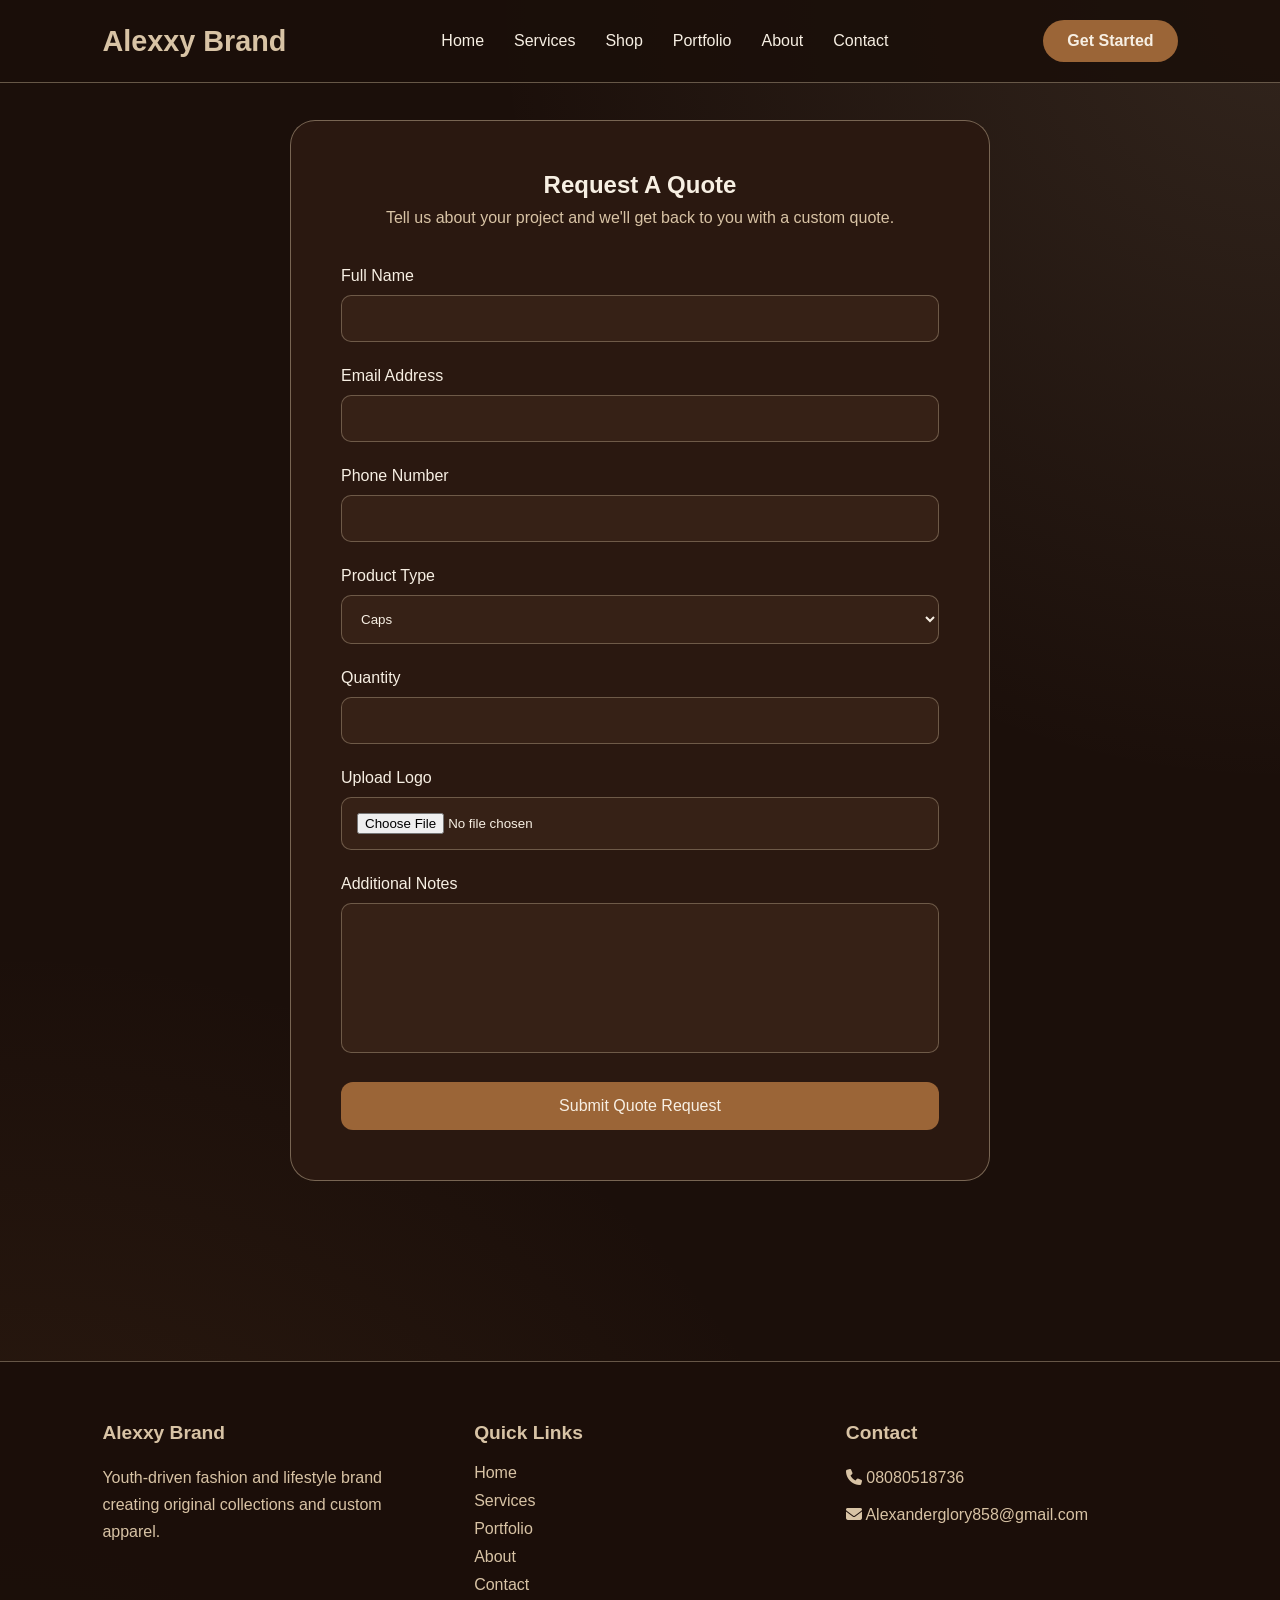
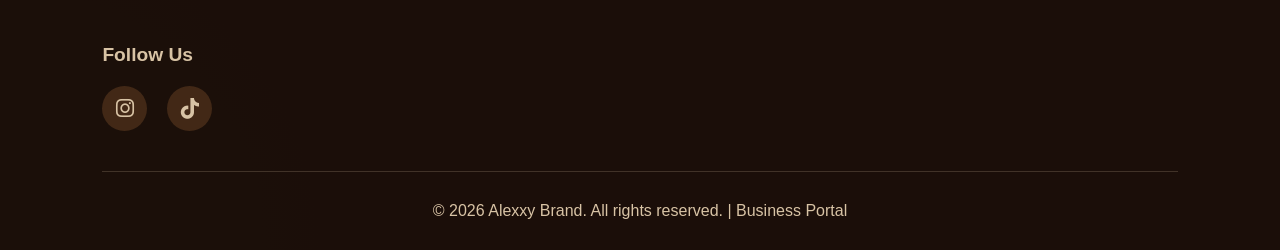
<file: quotes.html>
<!DOCTYPE html>
<html lang="en">
<head>
    <meta charset="UTF-8">
    <meta name="viewport" content="width=device-width, initial-scale=1.0">
    <title>Request A Quote</title>

    <link rel="stylesheet" href="style.css">

    <link href="https://cdnjs.cloudflare.com/ajax/libs/font-awesome/6.5.1/css/all.min.css" rel="stylesheet">
</head>
<body>
    <nav class="navbar">
        <div class="logo">
            <a href="index.html">Alexxy Brand</a>
        </div>

        <ul class="nav-links">
            <li><a href="index.html">Home</a></li>
            <li><a href="services.html">Services</a></li>
            <li><a href="products.html">Shop</a></li>
            <li><a href="portfolio.html">Portfolio</a></li>
            <li><a href="about.html">About</a></li>
            <li><a href="contact.html">Contact</a></li>
        </ul>

        <a href="quotes.html" class="nav-btn">Get Started</a>

        <div class="menu-toggle">
            <i class="fas fa-bars"></i>
        </div>
    </nav>

    <section class="quote-page">

        <div class="quote-container">

            <h1>Request A Quote</h1>

            <p>
                Tell us about your project and we'll get back to you with a custom quote.
            </p>

            <form id="quoteForm">

                <div class="input-group">
                    <label for="name">Full Name</label>
                    <input type="text" id="name" required>
                </div>

                <div class="input-group">
                    <label for="email">Email Address</label>
                    <input type="email" id="email" required>
                </div>

                <div class="input-group">
                    <label for="phone">Phone Number</label>
                    <input type="tel" id="phone" required>
                </div>

                <div class="input-group">
                    <label for="product">Product Type</label>

                    <select id="product">
                        <option>Caps</option>
                        <option>T-Shirts</option>
                        <option>Hoodies</option>
                        <option>Patches</option>
                    </select>
                </div>

                <div class="input-group">
                    <label for="quantity">Quantity</label>
                    <input type="number" id="quantity" min="1" required>
                </div>

                <div class="input-group">
                    <label for="logo">Upload Logo</label>
                    <input type="file" id="logo">
                </div>

                <div class="input-group">
                    <label for="notes">Additional Notes</label>

                    <textarea id="notes"></textarea>
                </div>

                <button type="submit" class="submit-btn">
                    Submit Quote Request
                </button>

            </form>

        </div>

    </section>

    <!-- FOOTER -->
    <footer class="footer">
        <div class="footer-container">
            <div class="footer-section">
                <h3>Alexxy Brand</h3>
                <p>Youth-driven fashion and lifestyle brand creating original collections and custom apparel.</p>
            </div>

            <div class="footer-section">
                <h3>Quick Links</h3>
                <ul>
                    <li><a href="index.html">Home</a></li>
                    <li><a href="services.html">Services</a></li>
                    <li><a href="portfolio.html">Portfolio</a></li>
                    <li><a href="about.html">About</a></li>
                    <li><a href="contact.html">Contact</a></li>
                </ul>
            </div>

            <div class="footer-section">
                <h3>Contact</h3>
                <p><i class="fas fa-phone"></i> <a href="tel:08080518736">08080518736</a></p>
                <p><i class="fas fa-envelope"></i> <a href="mailto:Alexanderglory858@gmail.com">Alexanderglory858@gmail.com</a></p>
            </div>

            <div class="footer-section">
                <h3>Follow Us</h3>
                <div class="social-links">
                    <a href="https://www.instagram.com/alexxy.brand" target="_blank" title="Instagram">
                        <i class="fab fa-instagram"></i>
                    </a>
                    <a href="https://www.tiktok.com/@alexxy.brand" target="_blank" title="TikTok">
                        <i class="fab fa-tiktok"></i>
                    </a>
                </div>
            </div>
        </div>

        <div class="footer-bottom">
            <p>&copy; 2026 Alexxy Brand. All rights reserved. | <a href="portal.html" class="footer-portal-link">Business Portal</a></p>
        </div>
    </footer>

    <script src="script.js"></script>

</body>
</html>
</file>
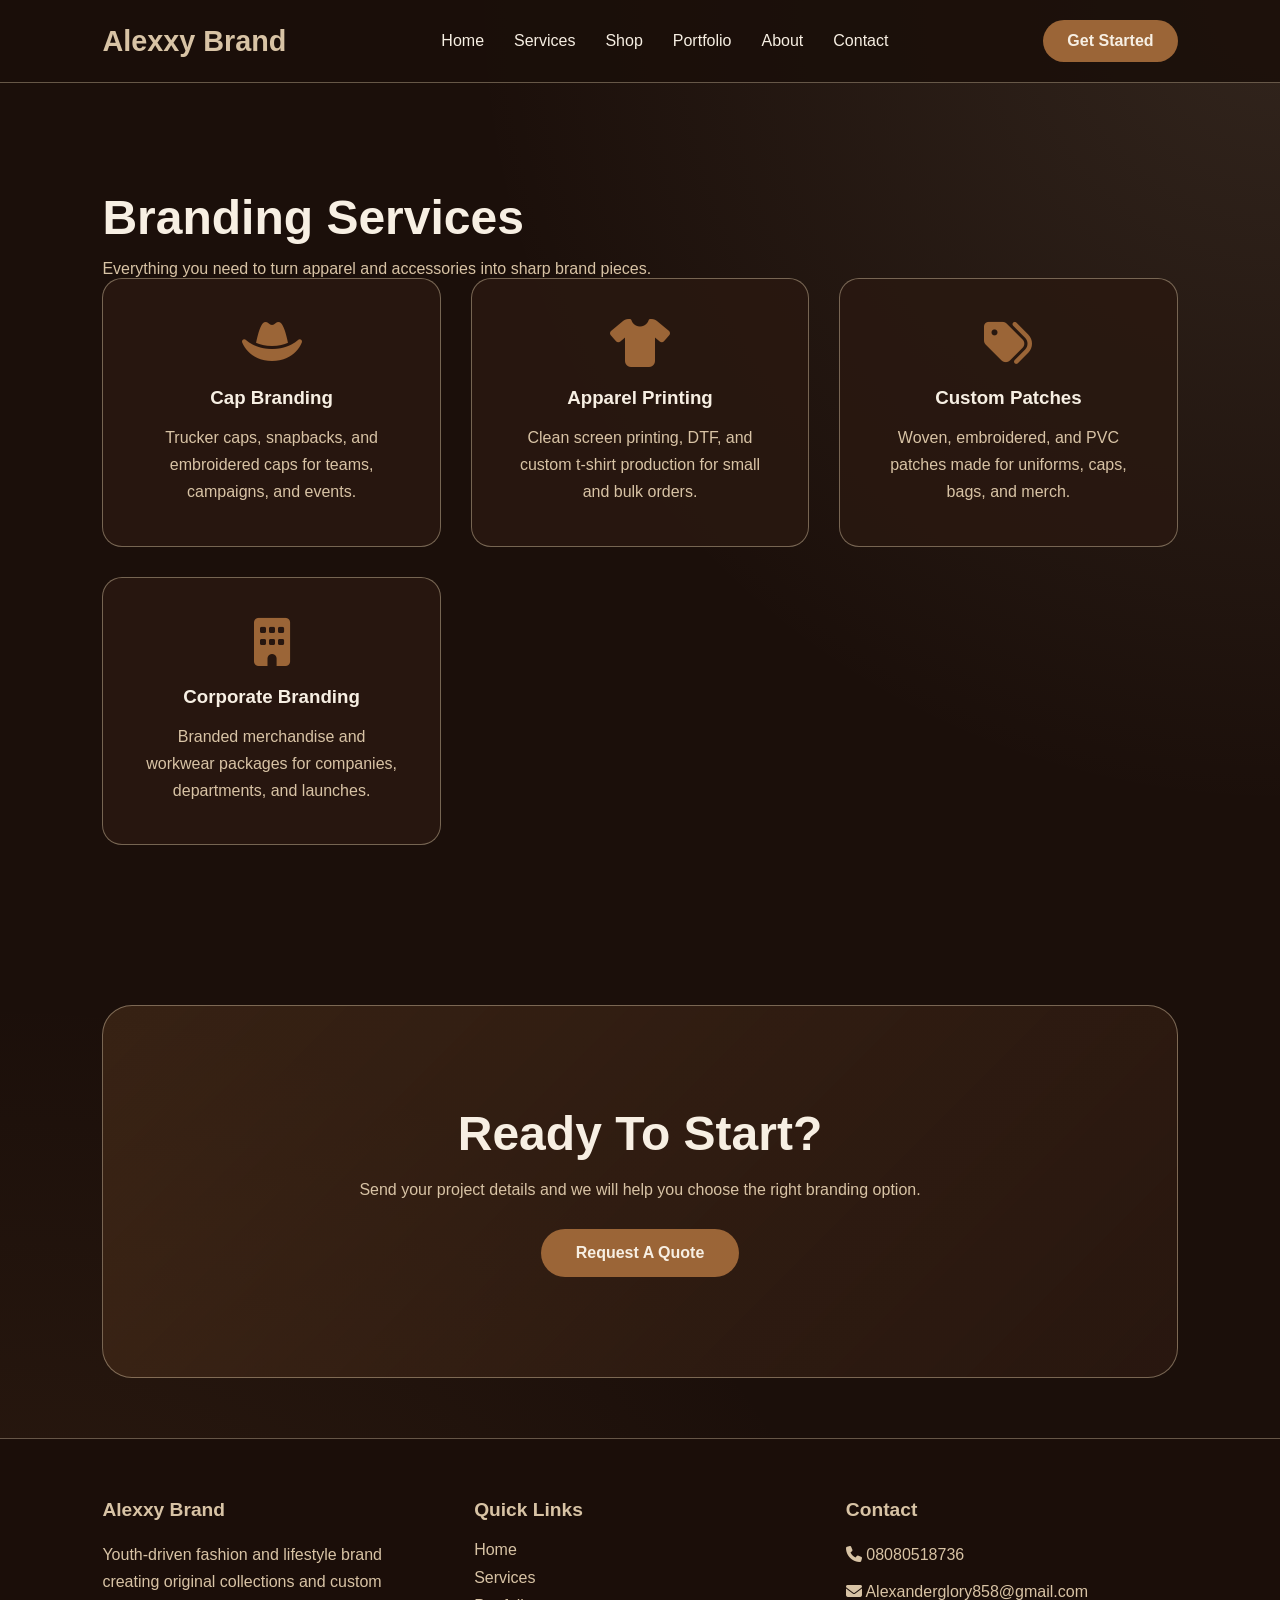
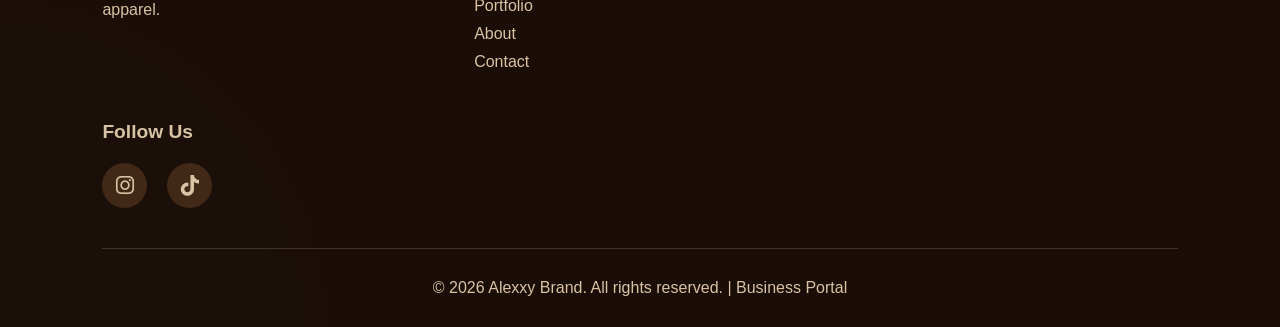
<file: services.html>
<!DOCTYPE html>
<html lang="en">

<head>
    <meta charset="UTF-8">
    <meta name="viewport" content="width=device-width, initial-scale=1.0">
    <title>Services | Alexxy Brand</title>
    <link rel="stylesheet" href="style.css">
    <link href="https://cdnjs.cloudflare.com/ajax/libs/font-awesome/6.5.1/css/all.min.css" rel="stylesheet">
</head>

<body>
    <nav class="navbar">
        <div class="logo">
            <a href="index.html">Alexxy Brand</a>
        </div>

        <ul class="nav-links">
            <li><a href="index.html">Home</a></li>
            <li><a href="services.html">Services</a></li>
            <li><a href="products.html">Shop</a></li>
            <li><a href="portfolio.html">Portfolio</a></li>
            <li><a href="about.html">About</a></li>
            <li><a href="contact.html">Contact</a></li>
        </ul>

        <a href="quotes.html" class="nav-btn">Get Started</a>

        <div class="menu-toggle">
            <i class="fas fa-bars"></i>
        </div>
    </nav>

    <section class="services page-section">
        <div class="section-title">
            <h2>Branding Services</h2>
            <p>Everything you need to turn apparel and accessories into sharp brand pieces.</p>
        </div>

        <div class="service-container">
            <div class="service-card">
                <i class="fas fa-hat-cowboy"></i>
                <h3>Cap Branding</h3>
                <p>Trucker caps, snapbacks, and embroidered caps for teams, campaigns, and events.</p>
            </div>

            <div class="service-card">
                <i class="fas fa-shirt"></i>
                <h3>Apparel Printing</h3>
                <p>Clean screen printing, DTF, and custom t-shirt production for small and bulk orders.</p>
            </div>

            <div class="service-card">
                <i class="fas fa-tags"></i>
                <h3>Custom Patches</h3>
                <p>Woven, embroidered, and PVC patches made for uniforms, caps, bags, and merch.</p>
            </div>

            <div class="service-card">
                <i class="fas fa-building"></i>
                <h3>Corporate Branding</h3>
                <p>Branded merchandise and workwear packages for companies, departments, and launches.</p>
            </div>
        </div>
    </section>

    <section class="cta">
        <h2>Ready To Start?</h2>
        <p>Send your project details and we will help you choose the right branding option.</p>
        <a href="quotes.html" class="cta-btn">Request A Quote</a>
    </section>

    <!-- FOOTER -->
    <footer class="footer">
        <div class="footer-container">
            <div class="footer-section">
                <h3>Alexxy Brand</h3>
                <p>Youth-driven fashion and lifestyle brand creating original collections and custom apparel.</p>
            </div>

            <div class="footer-section">
                <h3>Quick Links</h3>
                <ul>
                    <li><a href="index.html">Home</a></li>
                    <li><a href="services.html">Services</a></li>
                    <li><a href="portfolio.html">Portfolio</a></li>
                    <li><a href="about.html">About</a></li>
                    <li><a href="contact.html">Contact</a></li>
                </ul>
            </div>

            <div class="footer-section">
                <h3>Contact</h3>
                <p><i class="fas fa-phone"></i> <a href="tel:08080518736">08080518736</a></p>
                <p><i class="fas fa-envelope"></i> <a href="mailto:Alexanderglory858@gmail.com">Alexanderglory858@gmail.com</a></p>
            </div>

            <div class="footer-section">
                <h3>Follow Us</h3>
                <div class="social-links">
                    <a href="https://www.instagram.com/alexxy.brand" target="_blank" title="Instagram">
                        <i class="fab fa-instagram"></i>
                    </a>
                    <a href="https://www.tiktok.com/@alexxy.brand" target="_blank" title="TikTok">
                        <i class="fab fa-tiktok"></i>
                    </a>
                </div>
            </div>
        </div>

        <div class="footer-bottom">
            <p>&copy; 2026 Alexxy Brand. All rights reserved. | <a href="portal.html" class="footer-portal-link">Business Portal</a></p>
        </div>
    </footer>

    <script src="script.js"></script>
</body>

</html>
</file>
<file: style.css>
* {
    margin: 0;
    padding: 0;
    box-sizing: border-box;
    font-family: Arial, sans-serif;
}

:root {
    --primary: #2B1710;
    --secondary: #9B6537;
    --accent: #D8C3A5;
    --accent-light: #F7EFE3;

    --bg: #1B0F0A;
    --card: #2A1810;

    --text: #F7EFE3;
    --muted: #D8C3A5;
}

body {
    background:
        radial-gradient(circle at top right,
            rgba(216, 195, 165, .12),
            transparent 35%),

        radial-gradient(circle at bottom left,
            rgba(155, 101, 55, .18),
            transparent 40%),

        var(--bg);

    color: var(--text);
}

/* NAVBAR */

.navbar {
    display: flex;
    justify-content: space-between;
    align-items: center;

    padding: 20px 8%;

    position: fixed;
    width: 100%;
    top: 0;
    z-index: 1000;
    background: rgba(27, 15, 10, .88);
    /* backdrop-filter: blur(12px); */
    border-bottom:
        1px solid rgba(216, 195, 165, .4);
}

.logo {
    font-size: 1.8rem;
    font-weight: bold;
    color: var(--accent);
    text-decoration: none;
}

.nav-links {
    display: flex;
    gap: 30px;
    list-style: none;
}

.nav-links a {
    text-decoration: none;
    color: var(--text);
    transition: .3s;
}

.nav-links a:hover {
    color: var(--accent);
}

.nav-btn {
    display: inline-block;
    padding: 12px 24px;
    border: none;
    border-radius: 30px;
    cursor: pointer;
    background: var(--secondary);
    color: var(--text);
    font-weight: bold;
    text-decoration: none;
}

.menu-toggle {
    display: none;
    color: var(--text);
    cursor: pointer;
    font-size: 1.6rem;
}

/* HERO */

.hero {
    min-height: 100vh;

    display: flex;
    align-items: center;

    padding: 120px 8%;

    position: relative;
    overflow: hidden;

    background:
        /* linear-gradient(rgba(0, 0, 0, 0.75),
            rgba(0, 0, 0, 0.75)), */
        url("Heroimage.jpeg");

    background-size: cover;
    background-position: center;
    background-repeat: no-repeat;
}

.hero::before {
    content: "";

    position: absolute;
    inset: 0;

    background:
        linear-gradient(to right,
            rgba(27, 15, 10, .9),
            rgba(27, 15, 10, .45));

    z-index: 1;
}

.hero-content {
    max-width: 700px;
    position: relative;
    z-index: 2;
}

.hero-content h1 {
    font-size: 4.5rem;
    line-height: 1.1;
    margin-bottom: 25px;
    font-weight: 800;
    color: var(--accent-light);
}

.hero-content p {
    font-size: 1.2rem;
    line-height: 1.8;
    color: var(--muted);
    margin-bottom: 35px;
    max-width: 600px;
}

.hero-buttons {
    display: flex;
    gap: 20px;
    flex-wrap: wrap;
}

.primary-btn {
    background:
        linear-gradient(135deg,
            var(--secondary),
            #B97843);

    color: var(--text);

    padding: 16px 35px;

    border-radius: 50px;

    text-decoration: none;

    font-weight: 600;

    transition: .3s;
}

.primary-btn:hover {
    transform: translateY(-3px);
    box-shadow: 0 10px 30px rgba(155, 101, 55, .35);
}

.secondary-btn {
    border: 2px solid var(--accent);

    color: var(--text);

    padding: 16px 35px;

    border-radius: 50px;

    text-decoration: none;

    transition: .3s;
}

.secondary-btn:hover {
    background: var(--secondary);
    transform: translateY(-3px);
}

/* Hide old image container */
.hero-image {
    display: none;
}

/* SECTION TITLES */

.section-title h2 {
    font-size: 3rem;
    color: var(--accent-light);
    margin-bottom: 15px;
}

.section-title p {
    color: var(--muted);
}

/* SERVICES */

.services {
    padding: 110px 8%;
}

.service-container {
    display: grid;
    grid-template-columns: repeat(auto-fit, minmax(250px, 1fr));
    gap: 30px;
}

.service-card {
    background: rgba(42, 24, 16, .88);
    /* backdrop-filter: blur(10px); */
    border: 1px solid rgba(216, 195, 165, .45);
    padding: 40px;
    border-radius: 20px;
    text-align: center;
    transition: .4s;
}

.service-card:hover {
    transform: translateY(-10px);
}

.service-card i {
    font-size: 3rem;
    color: var(--secondary);
    margin-bottom: 20px;
}

.service-card h3 {
    margin-bottom: 15px;
}

.service-card p {
    color: var(--muted);
    line-height: 1.7;
}

/* WHY US */

.why-us {
    padding: 100px 8%;
}

.why-container {
    display: grid;
    grid-template-columns: repeat(auto-fit, minmax(250px, 1fr));
    gap: 30px;
}

.why-box {
    text-align: center;
    padding: 40px;
    background: var(--card);
    border-radius: 20px;
    border: 1px solid rgba(216, 195, 165, .45);
    transition: .4s;
}

.why-box:hover {
    transform: translateY(-10px);
}

.why-box i {
    font-size: 3rem;
    color: var(--secondary);
    margin-bottom: 20px;
}

.why-box p {
    color: var(--muted);
    line-height: 1.7;
}

/* STATS SECTION */

.stats {
    padding: 100px 8%;
    display: grid;
    grid-template-columns: repeat(auto-fit, minmax(220px, 1fr));
    gap: 30px;
}

.stat-card {
    background: var(--card);
    padding: 40px;
    border-radius: 20px;
    text-align: center;
    border: 1px solid rgba(216, 195, 165, .45);
    transition: .4s;
}

.stat-card:hover {
    transform: translateY(-10px);
}

.stat-card h2 {
    font-size: 3rem;
    color: var(--secondary);
    margin-bottom: 10px;
}

.stat-card p {
    color: var(--muted);
}

/* PORTFOLIO */

.portfolio {
    padding: 100px 8%;
}

.portfolio-filter {
    display: flex;
    justify-content: center;
    flex-wrap: wrap;
    gap: 15px;
    margin-bottom: 50px;
}

.filter-btn {
    padding: 12px 24px;
    border: 1px solid rgba(216, 195, 165, .45);
    border-radius: 30px;
    cursor: pointer;
    background: var(--card);
    color: var(--text);
    transition: .3s;
}

.filter-btn.active,
.filter-btn:hover {
    background: var(--secondary);
}

.portfolio-grid {
    display: grid;
    grid-template-columns: repeat(auto-fit, minmax(300px, 1fr));
    gap: 25px;
}

.portfolio-item {
    position: relative;
    overflow: hidden;
    border-radius: 20px;
    cursor: pointer;
}

.portfolio-item img {
    width: 100%;
    height: 300px;
    object-fit: cover;
    transition: .5s;
}

.portfolio-item:hover img {
    transform: scale(1.1);
}

.portfolio-overlay {
    position: absolute;
    inset: 0;
    background: rgba(0, 0, 0, .65);

    display: flex;
    justify-content: center;
    align-items: center;

    opacity: 0;
    transition: .4s;
}

.portfolio-item:hover .portfolio-overlay {
    opacity: 1;
}

.portfolio-overlay h3 {
    color: var(--text);
    text-align: center;
}

/* LIGHTBOX */

.lightbox {
    position: fixed;
    inset: 0;

    background: rgba(0, 0, 0, .95);

    display: none;
    justify-content: center;
    align-items: center;

    z-index: 9999;
}

.lightbox img {
    max-width: 90%;
    max-height: 80%;
    border-radius: 20px;
}

.close-lightbox {
    position: absolute;
    top: 30px;
    right: 50px;

    font-size: 3rem;
    color: var(--text);
    cursor: pointer;
}

/* TESTIMONIALS */

.testimonials {
    padding: 100px 8%;
}

.testimonial-slider {
    max-width: 800px;
    margin: auto;
    position: relative;
}

.testimonial {
    display: none;
    background: var(--card);
    padding: 50px;
    border-radius: 20px;
    text-align: center;
    border: 1px solid rgba(216, 195, 165, .45);
}

.active-slide {
    display: block;
}

.stars {
    font-size: 1.5rem;
    color: var(--secondary);
    margin-bottom: 20px;
}

.testimonial p {
    font-size: 1.1rem;
    line-height: 1.8;
    color: var(--muted);
    margin-bottom: 20px;
}

.testimonial h4 {
    color: var(--text);
}

/* CTA */

.cta {
    padding: 100px 8%;
    text-align: center;

    background: linear-gradient(135deg,
            rgba(155, 101, 55, .22),
            rgba(42, 24, 16, .9));

    border-radius: 30px;
    margin: 50px 8%;
    border: 1px solid rgba(216, 195, 165, .45);
}

.cta h2 {
    font-size: 3rem;
    margin-bottom: 20px;
}

.cta p {
    color: var(--muted);
    margin-bottom: 30px;
}

.cta-btn {
    display: inline-block;

    background: var(--secondary);
    color: var(--text);

    padding: 15px 35px;
    border-radius: 30px;

    text-decoration: none;
    font-weight: bold;
}

/* QUOTE PAGE */

.quote-page {
    min-height: 100vh;
    padding: 120px 8%;

    display: flex;
    justify-content: center;
    align-items: center;
}

.quote-container {
    width: 100%;
    max-width: 700px;

    background: var(--card);
    padding: 50px;

    border-radius: 25px;

    border: 1px solid rgba(216, 195, 165, .45);
}

.quote-container h1 {
    text-align: center;
    margin-bottom: 10px;
}

.quote-container p {
    text-align: center;
    color: var(--muted);
    margin-bottom: 40px;
}

.input-group {
    margin-bottom: 25px;
}

.input-group label {
    display: block;
    margin-bottom: 10px;
}

.input-group input,
.input-group select,
.input-group textarea {

    width: 100%;
    padding: 15px;

    border: none;
    outline: none;

    border-radius: 10px;

    background: #362116;
    color: var(--text);
    border: 1px solid rgba(216, 195, 165, .35);
}

.input-group textarea {
    height: 150px;
    resize: none;
}

.submit-btn {

    width: 100%;

    padding: 15px;

    border: none;

    border-radius: 12px;

    background: var(--secondary);

    color: var(--text);

    font-size: 1rem;

    cursor: pointer;
}

.success-popup {

    position: fixed;

    top: 20px;
    right: 20px;

    background: #28a745;

    color: var(--text);

    padding: 15px 25px;

    border-radius: 10px;

    z-index: 9999;
}

/* ADMIN PAGE */

.admin-body {
    min-height: 100vh;
}

.admin-page {
    min-height: 100vh;
}

.admin-login[hidden],
.admin-dashboard[hidden] {
    display: none;
}

.admin-login {
    min-height: 100vh;
    padding: 80px 8%;
    display: flex;
    align-items: center;
    justify-content: center;
}

.admin-login-panel {
    width: 100%;
    max-width: 440px;
    background: var(--card);
    border: 1px solid rgba(216, 195, 165, .45);
    border-radius: 18px;
    padding: 42px;
}

.admin-brand {
    display: inline-block;
    color: var(--accent);
    font-size: 1.35rem;
    font-weight: bold;
    text-decoration: none;
    margin-bottom: 28px;
}

.admin-login-panel h1 {
    margin-bottom: 28px;
}

.admin-login-error {
    min-height: 22px;
    margin-top: 14px;
    color: #ffb4a8;
}

.admin-dashboard {
    min-height: 100vh;
    display: grid;
    grid-template-columns: 260px 1fr;
}

.admin-menu-toggle {
    display: none;
    position: fixed;
    top: 20px;
    right: 20px;
    z-index: 1001;
    width: 44px;
    height: 44px;
    background: var(--secondary);
    border: none;
    border-radius: 8px;
    color: var(--text);
    cursor: pointer;
    align-items: center;
    justify-content: center;
    font-size: 1.3rem;
    transition: all 0.3s ease;
}

.admin-menu-toggle:hover {
    background: var(--accent);
    transform: scale(1.05);
}

.admin-sidebar {
    position: sticky;
    top: 0;
    height: 100vh;
    padding: 28px;
    background: rgba(27, 15, 10, .96);
    border-right: 1px solid rgba(216, 195, 165, .25);
    overflow-y: auto;
}

.admin-menu {
    display: grid;
    gap: 10px;
}

.admin-menu a {
    display: flex;
    align-items: center;
    gap: 12px;
    padding: 13px 14px;
    color: var(--muted);
    text-decoration: none;
    border-radius: 8px;
    transition: .3s;
}

.admin-menu a.active,
.admin-menu a:hover {
    color: var(--text);
    background: rgba(155, 101, 55, .35);
}

.admin-main {
    padding: 32px 5% 60px;
}

.admin-topbar {
    display: flex;
    align-items: center;
    justify-content: space-between;
    gap: 24px;
    margin-bottom: 34px;
}

.admin-topbar p,
.admin-section-header p {
    color: var(--muted);
    margin-bottom: 6px;
}

.admin-topbar h1 {
    font-size: 2.4rem;
}

.admin-logout {
    display: inline-flex;
    align-items: center;
    gap: 10px;
    padding: 12px 18px;
    border: 1px solid rgba(216, 195, 165, .35);
    border-radius: 8px;
    background: transparent;
    color: var(--text);
    cursor: pointer;
}

.admin-section {
    margin-bottom: 28px;
}

.admin-stats-grid {
    display: grid;
    grid-template-columns: repeat(3, minmax(0, 1fr));
    gap: 18px;
}

.admin-stat,
.admin-panel,
.admin-table-wrap {
    background: var(--card);
    border: 1px solid rgba(216, 195, 165, .35);
    border-radius: 12px;
}

.admin-stat {
    display: flex;
    align-items: center;
    gap: 18px;
    padding: 22px;
}

.admin-stat span {
    width: 48px;
    height: 48px;
    display: inline-flex;
    align-items: center;
    justify-content: center;
    border-radius: 8px;
    background: rgba(155, 101, 55, .35);
    color: var(--accent-light);
}

.admin-stat p {
    color: var(--muted);
    margin-bottom: 6px;
}

.admin-stat h2 {
    font-size: 2rem;
}

.admin-section-header {
    display: flex;
    align-items: center;
    justify-content: space-between;
    gap: 20px;
    margin-bottom: 18px;
}

.admin-table-wrap {
    overflow-x: auto;
}

.admin-table {
    width: 100%;
    border-collapse: collapse;
    min-width: 680px;
}

.admin-table th,
.admin-table td {
    padding: 16px;
    text-align: left;
    border-bottom: 1px solid rgba(216, 195, 165, .18);
}

.admin-table th {
    color: var(--accent);
    font-weight: bold;
}

.admin-table td {
    color: var(--muted);
}

.admin-grid {
    display: grid;
    grid-template-columns: 1fr 1fr;
    gap: 22px;
}

.admin-panel {
    padding: 24px;
}

.admin-product-list {
    list-style: none;
    display: grid;
    gap: 12px;
}

.admin-product-list li {
    display: flex;
    align-items: center;
    justify-content: space-between;
    gap: 18px;
    padding: 14px;
    background: rgba(54, 33, 22, .8);
    border-radius: 8px;
}

.admin-product-list strong {
    color: var(--accent);
    font-size: .9rem;
}

@media (max-width: 900px) {
    .navbar {
        padding: 18px 6%;
    }

    .nav-links {
        position: absolute;
        top: 100%;
        left: 0;
        width: 100%;
        display: none;
        flex-direction: column;
        gap: 0;
        background: rgba(27, 15, 10, .98);
        border-bottom: 1px solid rgba(216, 195, 165, .45);
    }

    .nav-links.open {
        display: flex;
    }

    .nav-links li {
        width: 100%;
    }

    .nav-links a {
        display: block;
        padding: 16px 6%;
    }

    .nav-btn {
        display: none;
    }

    .menu-toggle {
        display: block;
    }

    .admin-dashboard {
        grid-template-columns: 1fr;
        position: relative;
    }

    .admin-menu-toggle {
        display: flex;
    }

    .admin-sidebar {
        position: fixed;
        left: -100%;
        top: 0;
        width: 100%;
        max-width: 260px;
        height: 100vh;
        padding: 22px 6%;
        transition: left 0.3s ease;
        z-index: 1000;
        padding-top: 80px;
        box-shadow: 2px 0 10px rgba(0, 0, 0, 0.5);
    }

    .admin-sidebar.open {
        left: 0;
    }

    .admin-sidebar.open::before {
        content: "";
        position: fixed;
        top: 0;
        left: 0;
        right: 0;
        bottom: 0;
        background: rgba(0, 0, 0, 0.5);
        z-index: -1;
    }

    .admin-menu {
        grid-template-columns: 1fr;
    }

    .admin-main {
        padding: 28px 6% 50px;
        margin-top: 20px;
    }

    .admin-stats-grid,
    .admin-grid {
        grid-template-columns: 1fr;
    }

    .hero {
        min-height: 85vh;
        padding: 120px 6% 70px;
    }

    .hero-content h1 {
        font-size: 3rem;
    }

    .section-title h2,
    .cta h2 {
        font-size: 2.2rem;
    }

    .services,
    .stats,
    .portfolio,
    .testimonials {
        padding: 70px 6%;
    }

    .cta {
        margin: 30px 6%;
        padding: 70px 6%;
    }
}

@media (max-width: 520px) {
    .logo {
        font-size: 1.35rem;
    }

    .hero-content h1 {
        font-size: 2.35rem;
    }

    .hero-content p {
        font-size: 1rem;
    }

    .primary-btn,
    .secondary-btn,
    .cta-btn {
        width: 100%;
        text-align: center;
    }

    .portfolio-grid {
        grid-template-columns: 1fr;
    }

    .quote-container {
        padding: 30px 22px;
    }

    .admin-login-panel {
        padding: 32px 22px;
    }

    .admin-topbar {
        align-items: flex-start;
        flex-direction: column;
    }

    .admin-menu {
        grid-template-columns: 1fr;
    }

    .admin-topbar h1 {
        font-size: 1.8rem;
    }

    .admin-logout {
        width: 100%;
        justify-content: center;
        padding: 10px 14px;
        font-size: 0.9rem;
    }

    .admin-logout i {
        font-size: 1rem;
    }

    .admin-table {
        font-size: 0.85rem;
    }

    .admin-table th,
    .admin-table td {
        padding: 10px 8px;
    }

    .admin-section-header {
        flex-direction: column;
        align-items: flex-start;
    }

    .admin-section-header h2 {
        font-size: 1.4rem;
    }

    .admin-stats-grid {
        gap: 12px;
    }

    .admin-stat {
        padding: 16px;
        gap: 12px;
    }

    .admin-stat span {
        width: 40px;
        height: 40px;
        font-size: 1.2rem;
    }

    .admin-stat h2 {
        font-size: 1.6rem;
    }

    .admin-panel {
        padding: 18px;
    }

    .admin-product-list li {
        padding: 12px 10px;
        font-size: 0.9rem;
    }

    .input-group {
        margin-bottom: 16px;
    }

    .input-group label {
        font-size: 0.9rem;
    }

    .input-group input,
    .input-group textarea {
        font-size: 16px;
        padding: 10px 12px;
    }

    .submit-btn {
        width: 100%;
        padding: 12px 18px;
        font-size: 0.95rem;
    }

    .admin-brand {
        font-size: 1.2rem;
    }

    .admin-login {
        padding: 60px 20px;
    }

    .admin-sidebar {
        padding-top: 70px;
    }
}

@media (max-width: 400px) {
    .admin-login-panel {
        padding: 24px 16px;
        border-radius: 12px;
    }

    .admin-login-panel h1 {
        font-size: 1.6rem;
    }

    .admin-topbar h1 {
        font-size: 1.4rem;
    }

    .admin-sidebar {
        padding: 16px 12px;
        padding-top: 70px;
        max-width: 240px;
    }

    .admin-menu a {
        padding: 10px 10px;
        font-size: 0.9rem;
        gap: 8px;
    }

    .admin-menu a i {
        font-size: 0.95rem;
    }

    .admin-main {
        padding: 20px 12px 40px;
    }

    .admin-stat {
        padding: 12px;
        gap: 10px;
    }

    .admin-stat span {
        width: 36px;
        height: 36px;
        font-size: 1rem;
    }

    .admin-stat p {
        font-size: 0.85rem;
    }

    .admin-stat h2 {
        font-size: 1.4rem;
    }

    .admin-table {
        font-size: 0.75rem;
        min-width: 100%;
    }

    .admin-table th,
    .admin-table td {
        padding: 8px 4px;
    }

    .admin-panel {
        padding: 14px;
    }

    .admin-panel h2 {
        font-size: 1.2rem;
    }

    .admin-product-list li {
        padding: 10px 8px;
        font-size: 0.85rem;
    }

    .admin-product-list strong {
        font-size: 0.8rem;
    }

    .input-group label {
        font-size: 0.85rem;
    }

    .input-group input,
    .input-group textarea {
        font-size: 14px;
        padding: 8px 10px;
    }

    .admin-logout {
        padding: 8px 10px;
        font-size: 0.85rem;
    }

    .admin-menu-toggle {
        width: 40px;
        height: 40px;
        font-size: 1.1rem;
    }
}
}

/* ABOUT SECTION - INDEX */

.about-section {
    padding: 80px 8%;
    background: linear-gradient(135deg,
            rgba(155, 101, 55, .12),
            rgba(42, 24, 16, .6));
    border-top: 1px solid rgba(216, 195, 165, .2);
    border-bottom: 1px solid rgba(216, 195, 165, .2);
}

.about-container {
    max-width: 900px;
    margin: 0 auto;
}

.about-content h2 {
    font-size: 2.8rem;
    color: var(--accent-light);
    margin-bottom: 25px;
}

.about-intro {
    font-size: 1.1rem;
    line-height: 1.8;
    color: var(--text);
    margin-bottom: 30px;
}

.about-mission {
    background: rgba(42, 24, 16, .7);
    padding: 30px;
    border-radius: 15px;
    border: 1px solid rgba(216, 195, 165, .3);
    margin-bottom: 35px;
}

.about-mission h3 {
    font-size: 1.5rem;
    color: var(--accent);
    margin-bottom: 15px;
}

.about-mission p {
    color: var(--muted);
    line-height: 1.8;
}

.about-cta {
    text-align: center;
}

/* ABOUT PAGE */

.about-page {
    min-height: 100vh;
    padding: 120px 8% 80px;
}

.about-container {
    max-width: 900px;
    margin: 0 auto;
}

.about-content h1 {
    font-size: 3.5rem;
    color: var(--accent-light);
    margin-bottom: 40px;
}

.about-intro {
    background: var(--card);
    padding: 40px;
    border-radius: 15px;
    border: 1px solid rgba(216, 195, 165, .45);
    margin-bottom: 50px;
}

.about-intro p {
    font-size: 1.2rem;
    line-height: 1.8;
    color: var(--text);
}

.about-section {
    margin-bottom: 40px;
}

.about-section h2 {
    font-size: 2rem;
    color: var(--accent);
    margin-bottom: 15px;
}

.about-section p {
    color: var(--muted);
    line-height: 1.8;
    margin-bottom: 15px;
}

.about-list {
    list-style: none;
    padding-left: 0;
}

.about-list li {
    color: var(--text);
    margin-bottom: 15px;
    padding-left: 30px;
    position: relative;
}

.about-list li:before {
    content: "✓";
    position: absolute;
    left: 0;
    color: var(--secondary);
    font-weight: bold;
}

.page-section {
    margin-top: 80px;
}

/* FOOTER */

.footer {
    background: rgba(27, 15, 10, .98);
    border-top: 1px solid rgba(216, 195, 165, .4);
    padding: 60px 8% 30px;
    margin-top: 60px;
}

.footer-container {
    display: grid;
    grid-template-columns: repeat(auto-fit, minmax(250px, 1fr));
    gap: 40px;
    max-width: 1200px;
    margin: 0 auto;
    margin-bottom: 40px;
}

.footer-section h3 {
    color: var(--accent);
    margin-bottom: 20px;
    font-size: 1.2rem;
}

.footer-section p {
    color: var(--muted);
    line-height: 1.7;
    margin-bottom: 10px;
}

.footer-section ul {
    list-style: none;
}

.footer-section ul li {
    margin-bottom: 10px;
}

.footer-section a {
    color: var(--muted);
    text-decoration: none;
    transition: .3s;
}

.footer-section a:hover {
    color: var(--accent);
}

.social-links {
    display: flex;
    gap: 20px;
}

.social-links a {
    display: inline-flex;
    align-items: center;
    justify-content: center;
    width: 45px;
    height: 45px;
    background: rgba(155, 101, 55, .3);
    border-radius: 50%;
    font-size: 1.3rem;
    transition: .3s;
}

.social-links a:hover {
    background: var(--secondary);
    color: var(--text);
}

.footer-bottom {
    text-align: center;
    padding-top: 30px;
    border-top: 1px solid rgba(216, 195, 165, .2);
    color: var(--muted);
}

.footer-portal-link {
    color: var(--muted);
    text-decoration: none;
    transition: all 0.3s ease;
}

.footer-portal-link:hover {
    color: var(--accent);
    text-decoration: underline;
}

.logo a {
    color: var(--accent);
    text-decoration: none;
    transition: .3s;
}

.logo a:hover {
    color: var(--accent-light);
}

/* ===== PRODUCTS PAGE ===== */

/* PRODUCTS HERO */
.products-hero {
    padding: 80px 8% 50px;
    text-align: center;
    background: linear-gradient(135deg, rgba(155, 101, 55, .15), rgba(42, 24, 16, .8));
    border-radius: 30px;
    margin: 80px 8% 0;
    border: 1px solid rgba(216, 195, 165, .3);
}

/* PRODUCTS SECTION */
.products {
    padding: 100px 8%;
}

.products-grid {
    display: grid;
    grid-template-columns: repeat(auto-fit, minmax(320px, 1fr));
    gap: 35px;
    margin-bottom: 60px;
}

/* PRODUCT CARD */
.product-card {
    background: var(--card);
    border: 1px solid rgba(216, 195, 165, .35);
    border-radius: 20px;
    overflow: hidden;
    transition: .4s;
    display: flex;
    flex-direction: column;
}

.product-card:hover {
    transform: translateY(-8px);
    border-color: rgba(216, 195, 165, .6);
    box-shadow: 0 15px 40px rgba(155, 101, 55, .2);
}

.product-image {
    position: relative;
    overflow: hidden;
    height: 280px;
}

.product-image img {
    width: 100%;
    height: 100%;
    object-fit: cover;
    transition: .5s;
}

.product-card:hover .product-image img {
    transform: scale(1.08);
}

.product-badge {
    position: absolute;
    top: 15px;
    right: 15px;
    background: rgba(155, 101, 55, .85);
    color: var(--text);
    padding: 8px 16px;
    border-radius: 20px;
    font-size: 0.85rem;
    font-weight: 600;
    backdrop-filter: blur(8px);
}

.product-info {
    padding: 28px;
    display: flex;
    flex-direction: column;
    flex-grow: 1;
}

.product-info h3 {
    font-size: 1.5rem;
    margin-bottom: 12px;
    color: var(--accent-light);
}

.product-description {
    color: var(--muted);
    font-size: 0.95rem;
    line-height: 1.6;
    margin-bottom: 20px;
    flex-grow: 1;
}

/* SPECS SECTION */
.specs-section {
    margin-bottom: 20px;
}

.specs-toggle {
    width: 100%;
    padding: 12px 14px;
    background: rgba(155, 101, 55, .2);
    border: 1px solid rgba(216, 195, 165, .3);
    border-radius: 10px;
    color: var(--accent);
    cursor: pointer;
    display: flex;
    align-items: center;
    gap: 8px;
    font-size: 0.95rem;
    font-weight: 600;
    transition: .3s;
}

.specs-toggle:hover,
.specs-toggle.active {
    background: rgba(155, 101, 55, .35);
    border-color: rgba(216, 195, 165, .5);
}

.specs-toggle i {
    transition: transform .3s;
}

.specs-content {
    background: rgba(155, 101, 55, .1);
    border-radius: 10px;
    padding: 16px 14px;
    margin-top: 10px;
    border-left: 3px solid var(--secondary);
}

.specs-content ul {
    list-style: none;
}

.specs-content li {
    color: var(--muted);
    font-size: 0.9rem;
    line-height: 1.6;
    padding: 6px 0;
}

.specs-content strong {
    color: var(--accent);
    font-weight: 600;
}

/* PRICING SECTION */
.pricing-section {
    margin-bottom: 20px;
    padding: 16px;
    background: rgba(155, 101, 55, .12);
    border-radius: 12px;
    border: 1px solid rgba(216, 195, 165, .25);
}

.price-display {
    display: flex;
    align-items: baseline;
    gap: 10px;
}

.price-label {
    color: var(--muted);
    font-size: 0.85rem;
}

.price {
    font-size: 1.8rem;
    font-weight: 800;
    color: var(--secondary);
}

.price-note {
    color: var(--muted);
    font-size: 0.8rem;
    margin-left: auto;
}

/* PRODUCT BUTTONS */
.product-buttons {
    display: flex;
    gap: 12px;
    margin-top: auto;
}

.customize-btn {
    flex: 1;
    padding: 12px 16px;
    background: var(--secondary);
    color: var(--text);
    border: none;
    border-radius: 10px;
    cursor: pointer;
    font-weight: 600;
    font-size: 0.95rem;
    transition: .3s;
    display: flex;
    align-items: center;
    justify-content: center;
    gap: 6px;
}

.customize-btn:hover {
    background: #B97843;
    transform: translateY(-2px);
}

.quote-btn {
    flex: 1;
    padding: 12px 16px;
    border: 2px solid var(--accent);
    background: transparent;
    color: var(--text);
    border-radius: 10px;
    text-decoration: none;
    font-weight: 600;
    font-size: 0.95rem;
    transition: .3s;
    text-align: center;
}

.quote-btn:hover {
    background: var(--secondary);
    border-color: var(--secondary);
}

/* BULK PRICING SECTION */
.bulk-pricing {
    padding: 80px 8%;
    background: linear-gradient(135deg, rgba(155, 101, 55, .1), rgba(42, 24, 16, .6));
    border-radius: 30px;
    margin: 40px 8%;
    border: 1px solid rgba(216, 195, 165, .25);
}

.pricing-table-container {
    overflow-x: auto;
    margin-bottom: 30px;
}

.pricing-table {
    width: 100%;
    border-collapse: collapse;
    background: var(--card);
    border-radius: 15px;
    overflow: hidden;
    border: 1px solid rgba(216, 195, 165, .3);
}

.pricing-table thead {
    background: rgba(155, 101, 55, .2);
}

.pricing-table th {
    padding: 18px;
    text-align: left;
    color: var(--accent);
    font-weight: 700;
    border-bottom: 2px solid rgba(216, 195, 165, .3);
}

.pricing-table td {
    padding: 16px 18px;
    color: var(--muted);
    border-bottom: 1px solid rgba(216, 195, 165, .15);
}

.pricing-table tbody tr:hover {
    background: rgba(155, 101, 55, .08);
}

.pricing-table tbody tr:last-child td {
    border-bottom: none;
}

.discount {
    display: inline-block;
    margin-left: 8px;
    color: var(--secondary);
    font-weight: 600;
    font-size: 0.9rem;
}

.pricing-note {
    background: rgba(155, 101, 55, .15);
    border-left: 3px solid var(--secondary);
    padding: 20px;
    border-radius: 10px;
    color: var(--muted);
    font-size: 0.95rem;
    line-height: 1.7;
}

.pricing-note p {
    margin: 8px 0;
}

/* PRODUCTION TIMELINE */
.production-info {
    padding: 80px 8%;
}

.timeline-container {
    display: grid;
    grid-template-columns: repeat(auto-fit, minmax(200px, 1fr));
    gap: 25px;
    margin-bottom: 40px;
}

.timeline-step {
    background: var(--card);
    border: 1px solid rgba(216, 195, 165, .35);
    border-radius: 15px;
    padding: 30px 24px;
    text-align: center;
    transition: .3s;
}

.timeline-step:hover {
    border-color: rgba(216, 195, 165, .6);
    transform: translateY(-5px);
}

.timeline-number {
    display: inline-flex;
    align-items: center;
    justify-content: center;
    width: 50px;
    height: 50px;
    background: rgba(155, 101, 55, .25);
    border-radius: 50%;
    color: var(--secondary);
    font-weight: 800;
    font-size: 1.5rem;
    margin-bottom: 16px;
}

.timeline-step h3 {
    color: var(--accent-light);
    margin-bottom: 12px;
}

.timeline-step p {
    color: var(--muted);
    font-size: 0.9rem;
    line-height: 1.6;
}

.disclaimer-box {
    background: rgba(155, 101, 55, .12);
    border-left: 4px solid var(--secondary);
    border-radius: 12px;
    padding: 24px;
    color: var(--muted);
}

.disclaimer-box h3 {
    color: var(--accent);
    margin-bottom: 12px;
    display: flex;
    align-items: center;
    gap: 8px;
}

.disclaimer-box p {
    line-height: 1.7;
    font-size: 0.95rem;
}

/* CUSTOMIZATION MODAL */
.modal {
    display: none;
    position: fixed;
    z-index: 9999;
    left: 0;
    top: 0;
    width: 100%;
    height: 100%;
    background: rgba(0, 0, 0, .85);
    align-items: center;
    justify-content: center;
    backdrop-filter: blur(4px);
}

.modal.show {
    display: flex;
}

.modal-content {
    background: var(--card);
    border: 1px solid rgba(216, 195, 165, .4);
    border-radius: 25px;
    width: 90%;
    max-width: 600px;
    max-height: 90vh;
    overflow-y: auto;
    box-shadow: 0 20px 60px rgba(0, 0, 0, .5);
}

.modal-header {
    display: flex;
    justify-content: space-between;
    align-items: center;
    padding: 30px;
    border-bottom: 1px solid rgba(216, 195, 165, .2);
    position: sticky;
    top: 0;
    background: var(--card);
}

.modal-header h2 {
    font-size: 1.5rem;
    color: var(--accent-light);
}

.modal-close {
    background: none;
    border: none;
    font-size: 2rem;
    color: var(--muted);
    cursor: pointer;
    transition: .3s;
}

.modal-close:hover {
    color: var(--secondary);
}

.modal-body {
    padding: 30px;
}

.form-group {
    margin-bottom: 24px;
}

.form-group label {
    display: block;
    margin-bottom: 10px;
    color: var(--accent);
    font-weight: 600;
}

.form-group input,
.form-group select,
.form-group textarea {
    width: 100%;
    padding: 14px;
    background: rgba(155, 101, 55, .1);
    border: 1px solid rgba(216, 195, 165, .3);
    border-radius: 10px;
    color: var(--text);
    font-size: 1rem;
    transition: .3s;
}

.form-group input:focus,
.form-group select:focus,
.form-group textarea:focus {
    outline: none;
    border-color: var(--secondary);
    background: rgba(155, 101, 55, .15);
}

.form-group textarea {
    resize: vertical;
    font-family: Arial, sans-serif;
}

.form-group small {
    display: block;
    margin-top: 8px;
    color: var(--muted);
    font-size: 0.85rem;
}

.modal-buttons {
    display: flex;
    gap: 12px;
    margin-top: 30px;
}

.modal-buttons .primary-btn,
.modal-buttons .secondary-btn {
    flex: 1;
    padding: 14px 20px;
    text-align: center;
    border-radius: 10px;
    font-weight: 600;
    cursor: pointer;
    border: none;
}

.modal-buttons .primary-btn {
    background: var(--secondary);
    color: var(--text);
}

.modal-buttons .primary-btn:hover {
    background: #B97843;
}

.modal-buttons .secondary-btn {
    background: rgba(216, 195, 165, .15);
    color: var(--text);
    border: 1px solid rgba(216, 195, 165, .3);
}

.modal-buttons .secondary-btn:hover {
    background: rgba(216, 195, 165, .25);
}

/* ABOUT SECTION IN INDEX */
.about-section {
    padding: 80px 8%;
    background: linear-gradient(135deg, rgba(155, 101, 55, .1), rgba(42, 24, 16, .5));
    border-radius: 30px;
    margin: 60px 8%;
    border: 1px solid rgba(216, 195, 165, .25);
}

.about-container {
    max-width: 900px;
    margin: 0 auto;
}

.about-content h2 {
    font-size: 2.5rem;
    color: var(--accent-light);
    margin-bottom: 25px;
}

.about-intro {
    font-size: 1.1rem;
    color: var(--muted);
    line-height: 1.8;
    margin-bottom: 30px;
}

.about-mission {
    background: rgba(155, 101, 55, .12);
    border-left: 4px solid var(--secondary);
    padding: 25px;
    border-radius: 12px;
    margin-bottom: 30px;
}

.about-mission h3 {
    color: var(--accent);
    margin-bottom: 12px;
}

.about-mission p {
    color: var(--muted);
    line-height: 1.7;
}

.about-cta {
    text-align: center;
}

/* ===== RESPONSIVE PRODUCTS ===== */

@media (max-width: 900px) {
    .products-grid {
        grid-template-columns: repeat(auto-fit, minmax(280px, 1fr));
        gap: 25px;
    }

    .pricing-table {
        font-size: 0.9rem;
    }

    .pricing-table th,
    .pricing-table td {
        padding: 12px;
    }

    .timeline-container {
        grid-template-columns: repeat(2, 1fr);
    }

    .bulk-pricing,
    .production-info {
        padding: 60px 6%;
        margin: 30px 6%;
    }
}

@media (max-width: 600px) {
    .products-hero {
        padding: 50px 6% 35px;
        margin: 60px 6% 0;
    }

    .products {
        padding: 60px 6%;
    }

    .products-grid {
        grid-template-columns: 1fr;
        gap: 20px;
    }

    .product-buttons {
        flex-direction: column;
        gap: 10px;
    }

    .customize-btn,
    .quote-btn {
        width: 100%;
    }

    .pricing-table {
        font-size: 0.8rem;
    }

    .pricing-table th,
    .pricing-table td {
        padding: 10px 8px;
    }

    .timeline-container {
        grid-template-columns: 1fr;
    }

    .timeline-step {
        padding: 20px;
    }

    .modal-content {
        width: 95%;
        max-width: 100%;
        border-radius: 20px;
    }

    .modal-header {
        padding: 20px;
    }

    .modal-header h2 {
        font-size: 1.2rem;
    }

    .modal-body {
        padding: 20px;
    }

    .bulk-pricing,
    .production-info {
        padding: 50px 6%;
        margin: 20px 6%;
    }

    .pricing-note {
        font-size: 0.9rem;
        padding: 15px;
    }

    .disclaimer-box {
        padding: 18px;
    }

    .product-image {
        height: 220px;
    }

    .about-section {
        padding: 50px 6%;
        margin: 40px 6%;
    }

    .about-content h2 {
        font-size: 1.8rem;
    }
}
</file>
